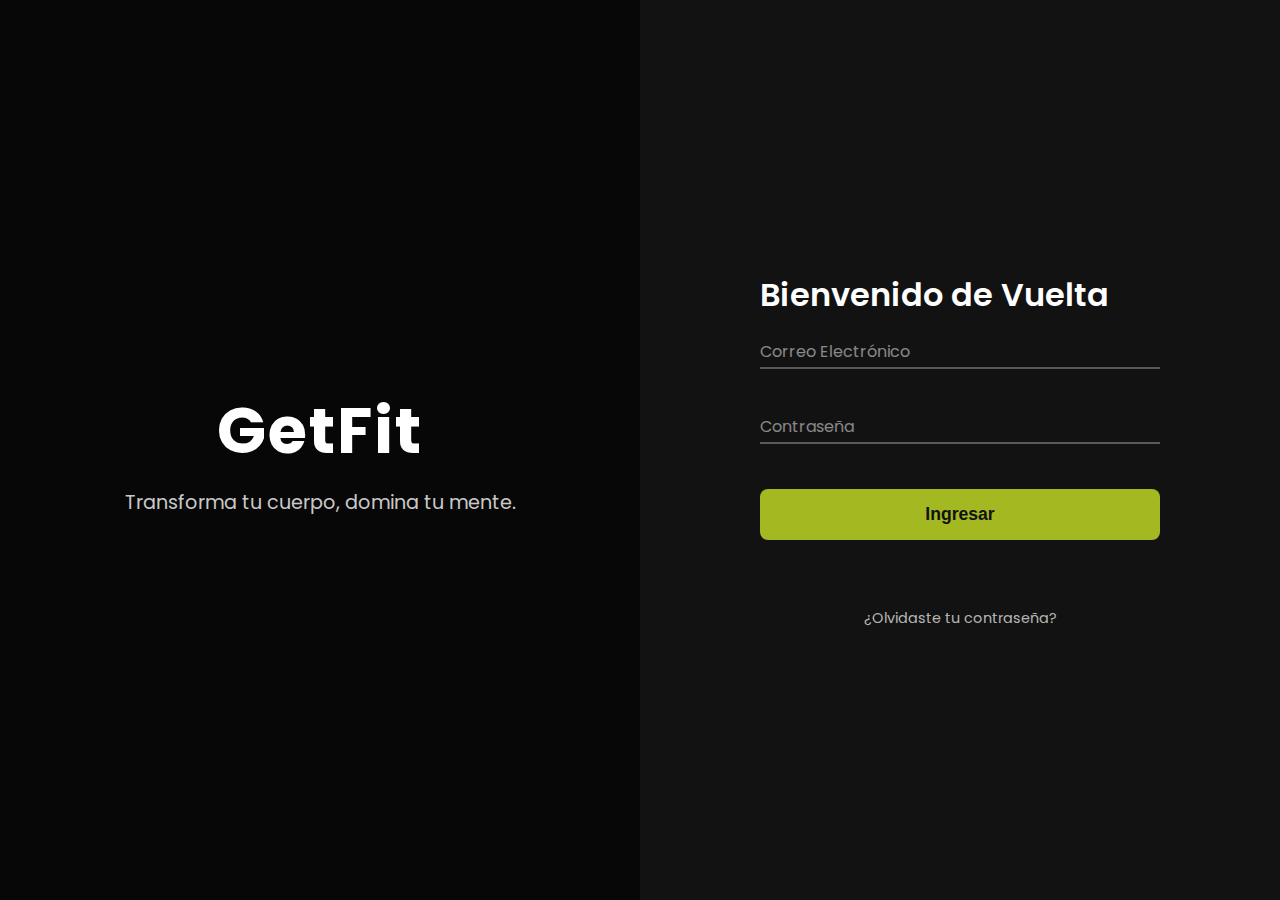
<file: frontend/index.html>
<!DOCTYPE html>
<html lang="es">

<head>
    <meta charset="UTF-8">
    <meta name="viewport" content="width=device-width, initial-scale=1.0">
    <title>GetFit - Iniciar Sesión</title>
    <link rel="preconnect" href="https://fonts.googleapis.com">
    <link rel="preconnect" href="https://fonts.gstatic.com" crossorigin>
    <link href="https://fonts.googleapis.com/css2?family=Poppins:wght@400;500;600;700&display=swap" rel="stylesheet">
    <link rel="stylesheet" href="assets/css/auth.css">
</head>

<body>
    <div class="auth-container">
        <div class="branding-panel">
            <div class="branding-content">
                <h1>GetFit</h1>
                <p>Transforma tu cuerpo, domina tu mente.</p>
            </div>
        </div>

        <div class="form-panel">
            <div class="form-box-wrapper">
                
                <div class="form-box" id="loginBox">
                    <h2>Bienvenido de Vuelta</h2>
                    <form id="loginForm">
                        <div class="input-group">
                            <input type="email" id="email" name="email" required placeholder=" ">
                            <label for="email">Correo Electrónico</label>
                        </div>
                        <div class="input-group">
                            <input type="password" id="password" name="password" required placeholder=" ">
                            <label for="password">Contraseña</label>
                        </div>
                        <button type="submit" class="auth-btn">Ingresar</button>
                        <div id="loginMsg" class="message"></div>
                    </form>
                    <div class="extra-links">
                        <a href="#" id="forgotPassword">¿Olvidaste tu contraseña?</a>
                    </div>
                </div>

                <div class="form-box" id="forgotPasswordBox" style="display: none;">
                    <h2>Recuperar Contraseña</h2>
                    <p class="recovery-text">Ingresa tu correo para recibir un enlace de recuperación.</p>
                    <form id="forgotPasswordForm">
                        <div class="input-group">
                            <input type="email" id="recovery-email" name="email" required placeholder=" ">
                            <label for="recovery-email">Correo Electrónico</label>
                        </div>
                        <button type="submit" class="auth-btn">Enviar Enlace</button>
                        <div id="recoveryMsg" class="message"></div>
                    </form>
                    <div class="extra-links">
                        <a href="#" id="backToLogin">← Volver a Iniciar Sesión</a>
                    </div>
                </div>

            </div>
        </div>
    </div>

    <script type="module" src="js/api.js"></script>
    <script type="module" src="js/auth.js"></script>
    <script type="module">
        import { getToken, validateToken } from './js/api.js';
        (async () => {
            try {
                if (getToken() && await validateToken()) {
                    console.log('Sesión activa encontrada. Redirigiendo...');
                    window.location.href = 'dashboard.html';
                }
            } catch (error) {
                console.error('No se pudo validar el token.');
            }
        })();
    </script>
</body>
</html>
</file>
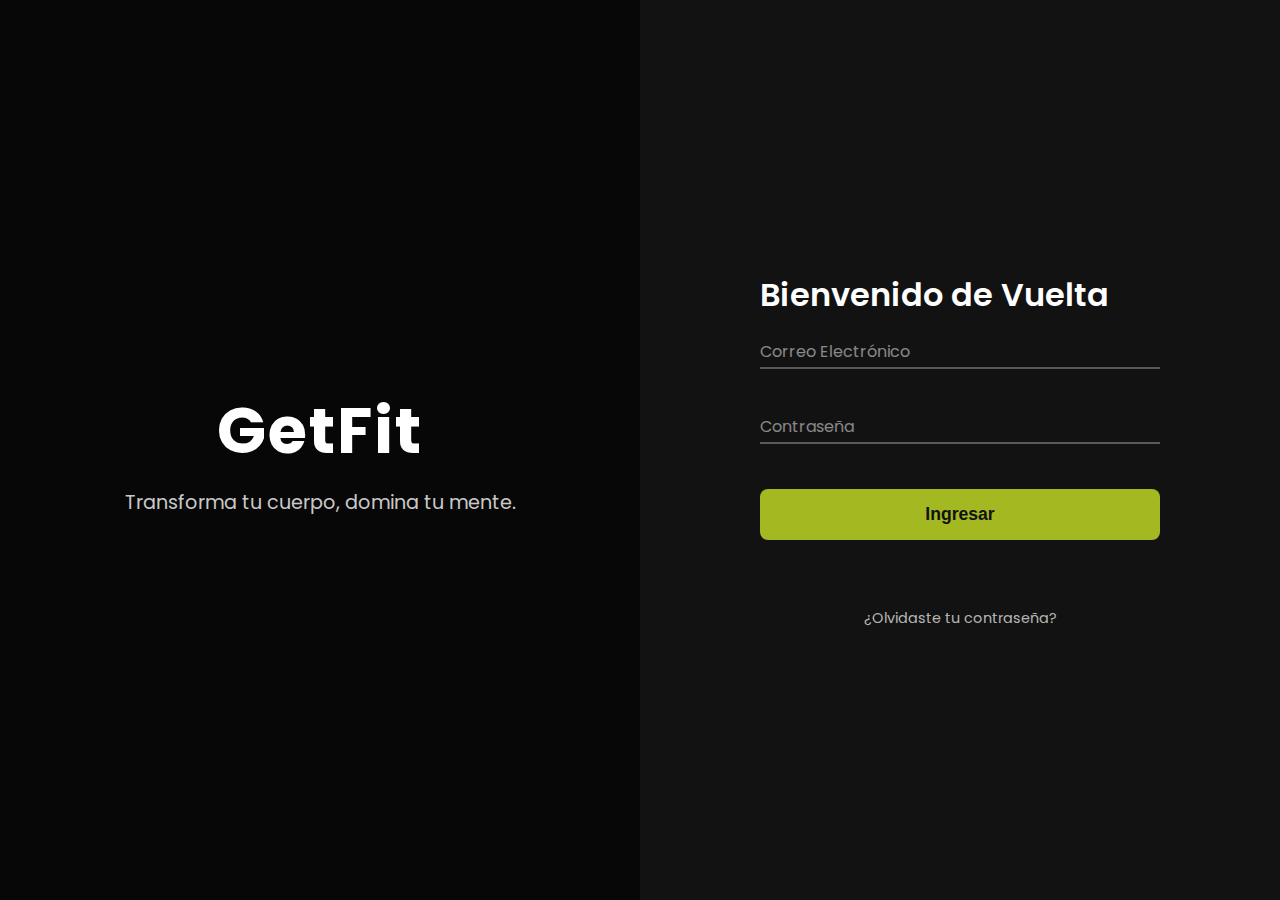
<file: frontend/asistencia.html>
<!doctype html>
<html lang="es">
<head>
  <meta charset="utf-8" />
  <title>Asistencias - GET FIT</title>
  <meta name="viewport" content="width=device-width, initial-scale=1" />
  <link rel="preconnect" href="https://fonts.googleapis.com">
  <link rel="preconnect" href="https://fonts.gstatic.com" crossorigin>
  <link href="https://fonts.googleapis.com/css2?family=Poppins:wght@400;500;700;800&display=swap" rel="stylesheet">
  <link rel="icon" type="image/x-icon" href="assets/favicon.ico">
  <link rel="stylesheet" href="assets/css/asistencia.css">
  <link rel="stylesheet" href="assets/css/dashboard.css">
</head>
<body>

  <div class="app-layout">
    <!-- BARRA LATERAL REDISEÑADA -->
    <aside class="sidebar">
      <div>
        <div class="sidebar-header">
          <!-- Icono del Logo -->
          <svg class="logo-icon" xmlns="http://www.w3.org/2000/svg" viewBox="0 0 24 24" fill="none" stroke="currentColor" stroke-width="2" stroke-linecap="round" stroke-linejoin="round">
            <path d="M2 12h2" stroke="var(--brand-green)"></path><path d="M20 12h2" stroke="var(--brand-green)"></path><path d="M6 12h12" stroke="var(--brand-green)"></path><path d="M6 12v-2a2 2 0 0 1 2-2h8a2 2 0 0 1 2 2v2" stroke="var(--brand-green)"></path><path d="M6 12v2a2 2 0 0 0 2 2h8a2 2 0 0 0 2-2v-2" stroke="var(--brand-green)"></path>
          </svg>
          <a href="dashboard.html"><span class="logo-text">GET FIT</span></a>
        </div>
        <nav class="sidebar-nav">
          <!-- Enlace Clientes -->
          <a href="clientes.html" class="nav-link">
            <svg xmlns="http://www.w3.org/2000/svg" width="24" height="24" viewBox="0 0 24 24" fill="none" stroke="currentColor" stroke-width="2" stroke-linecap="round" stroke-linejoin="round"><path d="M16 21v-2a4 4 0 0 0-4-4H6a4 4 0 0 0-4 4v2"/><circle cx="9" cy="7" r="4"/><path d="M22 21v-2a4 4 0 0 0-3-3.87"/><path d="M16 3.13a4 4 0 0 1 0 7.75"/></svg>
            <span class="link-text">Clientes</span>
          </a>
          <!-- Enlace Pagos -->
          <a href="pagos.html" class="nav-link">
            <svg xmlns="http://www.w3.org/2000/svg" width="24" height="24" viewBox="0 0 24 24" fill="none" stroke="currentColor" stroke-width="2" stroke-linecap="round" stroke-linejoin="round"><rect width="20" height="14" x="2" y="5" rx="2"/><line x1="2" x2="22" y1="10" y2="10"/></svg>
            <span class="link-text">Pagos</span>
          </a>
          <!-- Enlace Membresías -->
          <a href="membresias.html" class="nav-link">
            <svg xmlns="http://www.w3.org/2000/svg" width="24" height="24" viewBox="0 0 24 24" fill="none" stroke="currentColor" stroke-width="2" stroke-linecap="round" stroke-linejoin="round"><path d="M3.5 3.5a2.12 2.12 0 0 1 3 0L12 8.5l5.5-5.5a2.12 2.12 0 0 1 3 0c.94.94.94 2.46 0 3.4L12 15l-8.5-8.5c-.94-.94-.94-2.46 0-3.4Z"/><path d="m12 15 8.5 8.5"/><path d="M12 15 3.5 23.5"/></svg>
            <span class="link-text">Membresías</span>
          </a>
          <!-- Enlace Asistencias (Activo) -->
          <a href="asistencia.html" class="nav-link active">
            <svg xmlns="http://www.w3.org/2000/svg" width="24" height="24" viewBox="0 0 24 24" fill="none" stroke="currentColor" stroke-width="2" stroke-linecap="round" stroke-linejoin="round"><path d="M8 2v4"/><path d="M16 2v4"/><rect width="18" height="18" x="3" y="4" rx="2"/><path d="m9 14 2 2 4-4"/></svg>
            <span class="link-text">Asistencias</span>
          </a>
          <!-- Enlace Reportes -->
          <a href="reportes.html" class="nav-link">
            <svg xmlns="http://www.w3.org/2000/svg" width="24" height="24" viewBox="0 0 24 24" fill="none" stroke="currentColor" stroke-width="2" stroke-linecap="round" stroke-linejoin="round"><path d="M3 3v18h18"/><path d="m19 9-5 5-4-4-3 3"/></svg>
            <span class="link-text">Reportes</span>
          </a>
        </nav>
      </div>
      <div class="sidebar-footer">
        <!-- Enlace Salir -->
        <a href="#" id="btnSalir" class="nav-link">
          <svg xmlns="http://www.w3.org/2000/svg" width="24" height="24" viewBox="0 0 24 24" fill="none" stroke="currentColor" stroke-width="2" stroke-linecap="round" stroke-linejoin="round"><path d="M9 21H5a2 2 0 0 1-2-2V5a2 2 0 0 1 2-2h4"/><polyline points="16 17 21 12 16 7"/><line x1="21" x2="9" y1="12" y2="12"/></svg>
          <span class="link-text">Salir</span>
        </a>
      </div>
    </aside>

    <!-- CONTENIDO PRINCIPAL -->
    <main class="main-content">
      <h1>Asistencias</h1>
      <p class="muted">Marca entrada/salida y revisa el historial.</p>

      <!-- Resumen de asistencias (tarjetas) -->
      <section id="asistResumenHost" class="shortcuts" style="margin-bottom:1rem">
        <!-- Cargado dinámicamente -->
      </section>
      <section class="card">
        <h3>Marcar entrada</h3>
        <form id="formEntrada" class="asi">
          <div class="client-selectors">
            <div>
              <label for="selClienteNombre">Buscar por nombre</label>
              <div class="search-with-icon">
                <input id="selNombreSearch" type="text" placeholder="Escribe nombre para buscar..." />
              </div>
              <select id="selClienteNombre">
                <option value="">Cargando clientes...</option>
              </select>
            </div>
            <div>
              <label for="selClienteDNI">Buscar por DNI</label>
              <div class="search-with-icon">
                <input id="selDNISearch" type="text" placeholder="Escribe DNI o nombre..." />
              </div>
              <select id="selClienteDNI">
                <option value="">Cargando clientes...</option>
              </select>
            </div>
          </div>
          <div style="align-self:end; margin-top: 1rem;">
            <button type="submit" class="btn primary">Marcar entrada ahora</button>
          </div>
        </form>
        <div id="msg" class="muted" style="margin-top:.5rem"></div>
      </section>
      <section class="card">
        <h3>Historial de Asistencias</h3>
        <div class="filter-bar">
          <div class="filter-inputs">
            <div class="input-with-icon">
              <svg xmlns="http://www.w3.org/2000/svg" width="16" height="16" fill="currentColor" class="icon" viewBox="0 0 16 16"><path d="M11.742 10.344a6.5 6.5 0 1 0-1.397 1.398h-.001c.03.04.062.078.098.115l3.85 3.85a1 1 0 0 0 1.415-1.414l-3.85-3.85a1.007 1.007 0 0 0-.115-.1zM12 6.5a5.5 5.5 0 1 1-11 0 5.5 5.5 0 0 1 11 0z"/></svg>
              <input id="filtroNombre" type="text" placeholder="Buscar por nombre/documento" />
            </div>
            <input id="filtroFecha" type="date" />
            <label><input id="soloAbiertas" type="checkbox" /> Solo abiertas</label>
          </div>
          <div class="filter-buttons">
            <button id="btnBuscar" class="btn primary">Filtrar</button>
            <button id="btnLimpiar" class="btn">Limpiar</button>
          </div>
        </div>
        <div class="table-container">
          <table>
            <thead><tr><th>ID</th><th>Cliente</th><th>DNI</th><th>Fecha</th><th>Entrada</th><th>Salida</th><th>Acciones</th></tr></thead>
            <tbody id="rows"><tr><td colspan="7" style="text-align:center; padding: 2rem;">Cargando...</td></tr></tbody>
          </table>
        </div>
        <div class="pagination-controls">
          <button id="btnPrev" class="btn">Anterior</button>
          <span id="pageInfo">Página 1 de 1</span>
          <button id="btnNext" class="btn">Siguiente</button>
        </div>
        </section>
      </section>
    </main>
  </div>

  <script type="module" src="js/asistencia.js"></script>
</body>
</html>
</file>
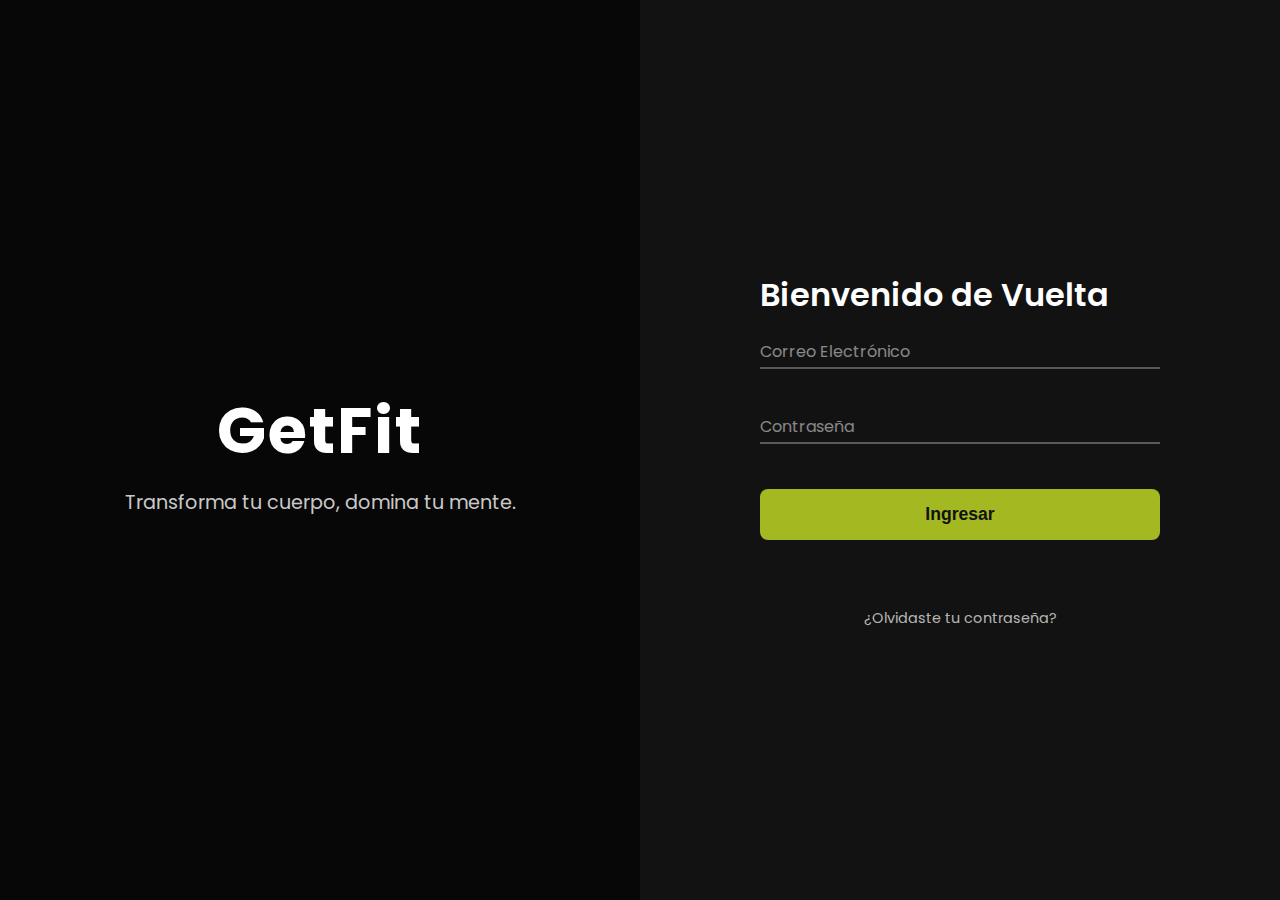
<file: frontend/clientes.html>
<!doctype html>
<html lang="es">
<head>
  <meta charset="utf-8" />
  <title>Clientes - GET FIT</title>
  <meta name="viewport" content="width=device-width, initial-scale=1" />
  
  <link rel="preconnect" href="https://fonts.googleapis.com">
  <link rel="preconnect" href="https://fonts.gstatic.com" crossorigin>
  <link href="https://fonts.googleapis.com/css2?family=Montserrat:wght@400;500;600;700&display=swap" rel="stylesheet">
  <link rel="icon" type="image/x-icon" href="assets/favicon.ico">
  <link rel="stylesheet" href="assets/css/styles.css" />
  <link rel="stylesheet" href="assets/css/cliente.css" />
  <link rel="stylesheet" href="assets/css/dashboard.css" />
</head>
<body>

  <div class="app-layout">
    <!-- BARRA LATERAL -->
    <aside class="sidebar">
      <div>
        <div class="sidebar-header">
          <!-- Icono del Logo -->
          <svg class="logo-icon" xmlns="http://www.w3.org/2000/svg" viewBox="0 0 24 24" fill="none" stroke="currentColor" stroke-width="2" stroke-linecap="round" stroke-linejoin="round">
            <path d="M2 12h2" stroke="var(--brand-green)"></path><path d="M20 12h2" stroke="var(--brand-green)"></path><path d="M6 12h12" stroke="var(--brand-green)"></path><path d="M6 12v-2a2 2 0 0 1 2-2h8a2 2 0 0 1 2 2v2" stroke="var(--brand-green)"></path><path d="M6 12v2a2 2 0 0 0 2 2h8a2 2 0 0 0 2-2v-2" stroke="var(--brand-green)"></path>
          </svg>
          <a href="dashboard.html"><span class="logo-text">GET FIT</span></a>
        </div>
        <nav class="sidebar-nav">
          <!-- Enlace Clientes (Activo) -->
          <a href="clientes.html" class="nav-link active">
            <svg xmlns="http://www.w3.org/2000/svg" width="24" height="24" viewBox="0 0 24 24" fill="none" stroke="currentColor" stroke-width="2" stroke-linecap="round" stroke-linejoin="round"><path d="M16 21v-2a4 4 0 0 0-4-4H6a4 4 0 0 0-4 4v2"/><circle cx="9" cy="7" r="4"/><path d="M22 21v-2a4 4 0 0 0-3-3.87"/><path d="M16 3.13a4 4 0 0 1 0 7.75"/></svg>
            <span class="link-text">Clientes</span>
          </a>
          <!-- Enlace Pagos -->
          <a href="pagos.html" class="nav-link">
            <svg xmlns="http://www.w3.org/2000/svg" width="24" height="24" viewBox="0 0 24 24" fill="none" stroke="currentColor" stroke-width="2" stroke-linecap="round" stroke-linejoin="round"><rect width="20" height="14" x="2" y="5" rx="2"/><line x1="2" x2="22" y1="10" y2="10"/></svg>
            <span class="link-text">Pagos</span>
          </a>
          <!-- Enlace Membresías -->
          <a href="membresias.html" class="nav-link">
            <svg xmlns="http://www.w3.org/2000/svg" width="24" height="24" viewBox="0 0 24 24" fill="none" stroke="currentColor" stroke-width="2" stroke-linecap="round" stroke-linejoin="round"><path d="M3.5 3.5a2.12 2.12 0 0 1 3 0L12 8.5l5.5-5.5a2.12 2.12 0 0 1 3 0c.94.94.94 2.46 0 3.4L12 15l-8.5-8.5c-.94-.94-.94-2.46 0-3.4Z"/><path d="m12 15 8.5 8.5"/><path d="M12 15 3.5 23.5"/></svg>
            <span class="link-text">Membresías</span>
          </a>
          <!-- Enlace Asistencias -->
          <a href="asistencia.html" class="nav-link">
            <svg xmlns="http://www.w3.org/2000/svg" width="24" height="24" viewBox="0 0 24 24" fill="none" stroke="currentColor" stroke-width="2" stroke-linecap="round" stroke-linejoin="round"><path d="M8 2v4"/><path d="M16 2v4"/><rect width="18" height="18" x="3" y="4" rx="2"/><path d="m9 14 2 2 4-4"/></svg>
            <span class="link-text">Asistencias</span>
          </a>
          <!-- Enlace Reportes -->
          <a href="reportes.html" class="nav-link">
            <svg xmlns="http://www.w3.org/2000/svg" width="24" height="24" viewBox="0 0 24 24" fill="none" stroke="currentColor" stroke-width="2" stroke-linecap="round" stroke-linejoin="round"><path d="M3 3v18h18"/><path d="m19 9-5 5-4-4-3 3"/></svg>
            <span class="link-text">Reportes</span>
          </a>
        </nav>
      </div>
            <div class="sidebar-footer">
        <a href="#" id="btnSalir" class="nav-link">
          <svg xmlns="http://www.w3.org/2000/svg" width="24" height="24" viewBox="0 0 24 24" fill="none" stroke="currentColor" stroke-width="2" stroke-linecap="round" stroke-linejoin="round"><path d="M9 21H5a2 2 0 0 1-2-2V5a2 2 0 0 1 2-2h4"/><polyline points="16 17 21 12 16 7"/><line x1="21" x2="9" y1="12" y2="12"/></svg>
          <span class="link-text">Salir</span>
        </a>
      </div>
    </aside>

    <!-- CONTENIDO PRINCIPAL -->
    <main class="main-content">
      <div class="filter-bar">
          <h1>Clientes</h1>
          <div class="filter-buttons">
              <button id="btnNuevo" class="btn primary">Nuevo Cliente</button>
          </div>
      </div>
      <!-- Resumen de clientes (KPI cards) -->
      <section id="clientesSummary" class="card" style="margin-bottom:1rem;">
        <div id="clientesSummaryHost" class="shortcuts">
          <!-- Cards se renderizan desde JS -->
          <div class="shortcut">Cargando resumen...</div>
        </div>
      </section>
      <p id="meta" class="muted"></p>

      <section class="card">
        <div class="filter-bar">
          <div class="filter-inputs">
            <div class="input-with-icon">
              <svg class="icon" xmlns="http://www.w3.org/2000/svg" width="16" height="16" fill="currentColor" viewBox="0 0 16 16"><path d="M11.742...z"/></svg>
              <input id="q" placeholder="Buscar por nombre o documento..." />
            </div>
          </div>
          <div class="filter-buttons">
            <button id="btnBuscar" class="btn">Buscar</button>
          </div>
        </div>

        <table>
          <thead>
            <tr>
              <th>ID</th><th>Documento</th><th>Nombre</th><th>Correo</th><th>Teléfono</th><th>Membresía</th><th>Acciones</th>
            </tr>
          </thead>
          <tbody id="rows">
            <tr><td colspan="7" style="text-align:center; padding: 2rem;">Cargando...</td></tr>
          </tbody>
        </table>

        <div class="pagination-controls">
          <span id="pageInfo" class="muted"></span>
          <div>
            <button id="prev" class="btn">« Anterior</button>
            <button id="next" class="btn">Siguiente »</button>
          </div>
        </div>
      </section>
    </main>
  </div>

  <!-- VENTANA MODAL PARA AGREGAR/EDITAR CLIENTE -->
  <div id="clientModal" class="modal-overlay">
    <div class="modal-container">
      <div class="modal-header">
        <h3 id="modalTitle">Nuevo Cliente</h3>
      </div>
      <form id="clientForm">
        <input type="hidden" id="id_cliente">
        <div class="modal-form-grid">
          <div class="full-width">
            <label for="nombre">Nombre</label>
            <input type="text" id="nombre" required>
          </div>
          <div>
            <label for="apellido_paterno">Apellido Paterno</label>
            <input type="text" id="apellido_paterno" required>
          </div>
          <div>
            <label for="apellido_materno">Apellido Materno</label>
            <input type="text" id="apellido_materno" required>
          </div>
          <div>
            <label for="tipo_documento">Tipo de Documento</label>
            <select id="tipo_documento" required>
              <option value="DNI">DNI</option>
              <option value="C.E.">Carnet de Extranjería</option>
              <option value="Pasaporte">Pasaporte</option>
            </select>
          </div>
          <div>
            <label for="numero_documento">Número de Documento</label>
            <input type="text" id="numero_documento" required>
          </div>
          <div class="full-width">
            <label for="correo">Correo Electrónico</label>
            <input type="email" id="correo">
          </div>
          <div class="full-width">
            <label for="telefono">Teléfono</label>
            <input type="text" id="telefono">
          </div>
          <div class="full-width">
            <label for="id_membresia">Membresía (Opcional)</label>
            <select id="id_membresia">
              <option value="">Ninguna</option>
              <!-- Opciones de membresía se cargarán aquí -->
            </select>
          </div>
        </div>
        <div class="modal-footer">
          <button id="btnCancel" type="button" class="btn">Cancelar</button>
          <button id="btnSave" type="submit" class="btn primary">Guardar</button>
        </div>
      </form>
    </div>
  </div>

  <script type="module" src="js/clientes.js"></script>
</body>
</html>
</file>
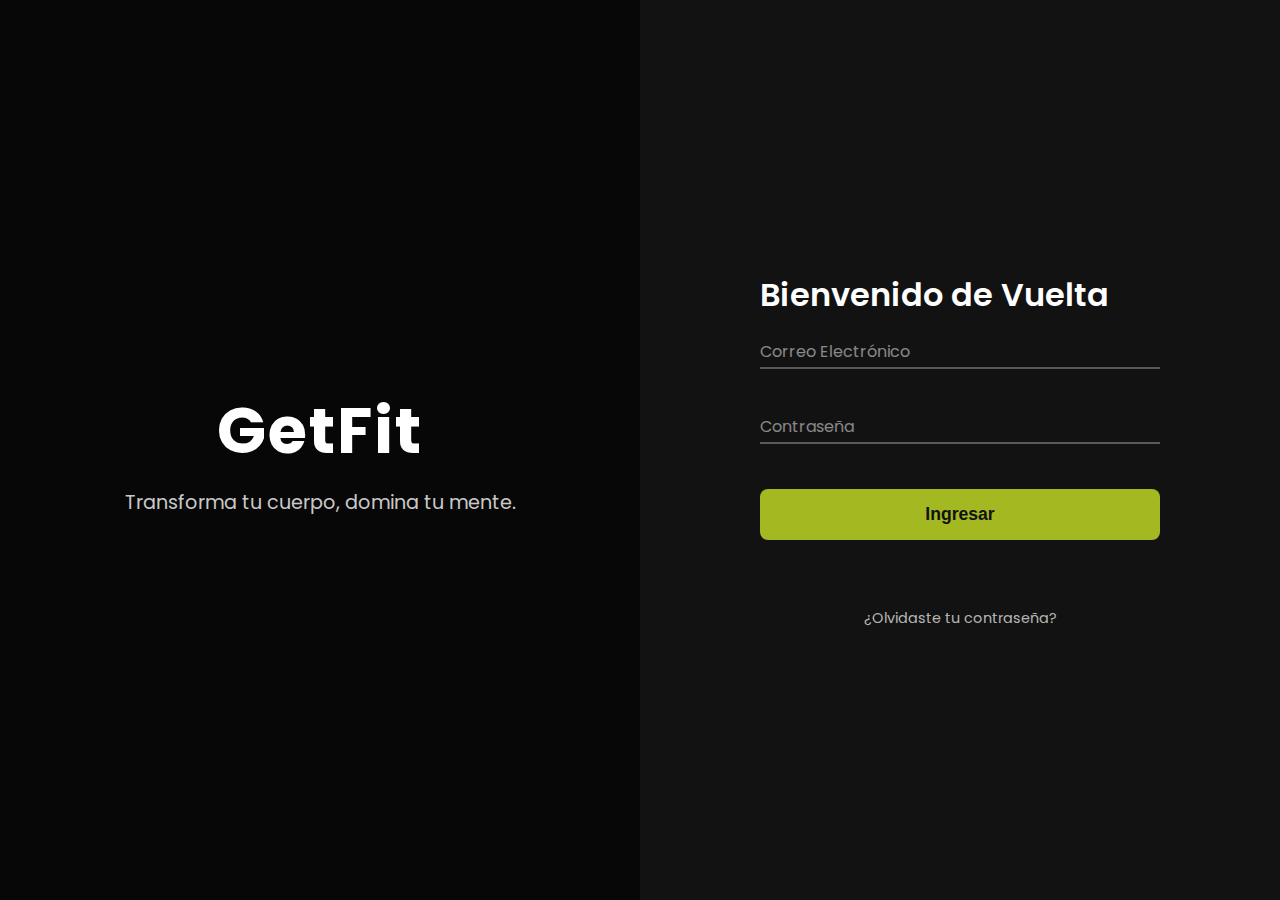
<file: frontend/dashboard.html>
<!doctype html>
<html lang="es">
<head>
    <meta charset="utf-8" />
    <title>Dashboard - GET FIT</title>
    <meta name="viewport" content="width=device-width, initial-scale=1" />
    <link rel="preconnect" href="https://fonts.googleapis.com">
    <link rel="preconnect" href="https://fonts.gstatic.com" crossorigin>
    <link href="https://fonts.googleapis.com/css2?family=Montserrat:wght@400;500;600;700&display=swap" rel="stylesheet">
    <link rel="icon" type="image/x-icon" href="assets/favicon.ico">
    <link rel="stylesheet" href="assets/css/styles.css" />
    <link rel="stylesheet" href="assets/css/dashboard.css" />
</head>
<body>
    <div class="app-layout">
        <aside class="sidebar">
            <div>
                <div class="sidebar-header">
                    <svg class="logo-icon" xmlns="http://www.w3.org/2000/svg" viewBox="0 0 24 24" fill="none" stroke="currentColor" stroke-width="2" stroke-linecap="round" stroke-linejoin="round">
                        <path d="M2 12h2" stroke="var(--brand-green)"></path><path d="M20 12h2" stroke="var(--brand-green)"></path><path d="M6 12h12" stroke="var(--brand-green)"></path><path d="M6 12v-2a2 2 0 0 1 2-2h8a2 2 0 0 1 2 2v2" stroke="var(--brand-green)"></path><path d="M6 12v2a2 2 0 0 0 2 2h8a2 2 0 0 0 2-2v-2" stroke="var(--brand-green)"></path>
                    </svg>
                    <a href="dashboard.html"><span class="logo-text">GET FIT</span></a>
                </div>
                <nav class="sidebar-nav">
                    <a href="clientes.html" class="nav-link">
                        <svg xmlns="http://www.w3.org/2000/svg" width="24" height="24" viewBox="0 0 24 24" fill="none" stroke="currentColor" stroke-width="2" stroke-linecap="round" stroke-linejoin="round"><path d="M16 21v-2a4 4 0 0 0-4-4H6a4 4 0 0 0-4 4v2"/><circle cx="9" cy="7" r="4"/><path d="M22 21v-2a4 4 0 0 0-3-3.87"/><path d="M16 3.13a4 4 0 0 1 0 7.75"/></svg>
                        <span class="link-text">Clientes</span>
                    </a>
                    <a href="pagos.html" class="nav-link">
                        <svg xmlns="http://www.w3.org/2000/svg" width="24" height="24" viewBox="0 0 24 24" fill="none" stroke="currentColor" stroke-width="2" stroke-linecap="round" stroke-linejoin="round"><rect width="20" height="14" x="2" y="5" rx="2"/><line x1="2" x2="22" y1="10" y2="10"/></svg>
                        <span class="link-text">Pagos</span>
                    </a>
                    <a href="membresias.html" class="nav-link">
                        <svg xmlns="http://www.w3.org/2000/svg" width="24" height="24" viewBox="0 0 24 24" fill="none" stroke="currentColor" stroke-width="2" stroke-linecap="round" stroke-linejoin="round"><path d="M3.5 3.5a2.12 2.12 0 0 1 3 0L12 8.5l5.5-5.5a2.12 2.12 0 0 1 3 0c.94.94.94 2.46 0 3.4L12 15l-8.5-8.5c-.94-.94-.94-2.46 0-3.4Z"/><path d="m12 15 8.5 8.5"/><path d="M12 15 3.5 23.5"/></svg>
                        <span class="link-text">Membresías</span>
                    </a>
                    <a href="asistencia.html" class="nav-link">
                        <svg xmlns="http://www.w3.org/2000/svg" width="24" height="24" viewBox="0 0 24 24" fill="none" stroke="currentColor" stroke-width="2" stroke-linecap="round" stroke-linejoin="round"><path d="M8 2v4"/><path d="M16 2v4"/><rect width="18" height="18" x="3" y="4" rx="2"/><path d="m9 14 2 2 4-4"/></svg>
                        <span class="link-text">Asistencias</span>
                    </a>
                    <a href="reportes.html" class="nav-link">
                        <svg xmlns="http://www.w3.org/2000/svg" width="24" height="24" viewBox="0 0 24 24" fill="none" stroke="currentColor" stroke-width="2" stroke-linecap="round" stroke-linejoin="round"><path d="M3 3v18h18"/><path d="m19 9-5 5-4-4-3 3"/></svg>
                        <span class="link-text">Reportes</span>
                    </a>
                </nav>
            </div>
            <div class="sidebar-footer">
                <a href="#" id="btnSalir" class="nav-link">
                    <svg xmlns="http://www.w3.org/2000/svg" width="24" height="24" viewBox="0 0 24 24" fill="none" stroke="currentColor" stroke-width="2" stroke-linecap="round" stroke-linejoin="round"><path d="M9 21H5a2 2 0 0 1-2-2V5a2 2 0 0 1 2-2h4"/><polyline points="16 17 21 12 16 7"/><line x1="21" x2="9" y1="12" y2="12"/></svg>
                    <span class="link-text">Salir</span>
                </a>
            </div>
        </aside>

        <main class="main-content">
            <div class="filter-bar">
                <h1><span class="page-icon" aria-hidden="true">
                    <svg width="20" height="20" viewBox="0 0 24 24" fill="none" stroke="currentColor" stroke-width="1.8"><path d="M3 12h18"/><path d="M12 3v18"/></svg>
                </span>Inicio</h1>
                <div class="filter-buttons">
                    <a href="clientes.html" class="top-link">Clientes</a>
                    <a href="pagos.html" class="top-link">Pagos</a>
                    <a href="membresias.html" class="top-link">Membresías</a>
                </div>
            </div>

                    <section class="card kpis">
                        <div class="kpi-grid">
                            <div class="kpi">
                                <div class="kpi-icon"> 
                                    <!-- dinero -->
                                    <svg width="28" height="28" viewBox="0 0 24 24" fill="none" stroke="currentColor" stroke-width="1.5"><path d="M12 1v22"/><rect x="2" y="4" width="20" height="16" rx="2"/></svg>
                                </div>
                                <div>
                                    <div class="kpi-value" id="kpiIngresos">Cargando...</div>
                                    <div class="kpi-label">Ingresos mes</div>
                                </div>
                            </div>
                            <div class="kpi">
                                <div class="kpi-icon">
                                    <!-- usuarios -->
                                    <svg width="28" height="28" viewBox="0 0 24 24" fill="none" stroke="currentColor" stroke-width="1.5"><path d="M20 21v-2a4 4 0 0 0-3-3.87"/><path d="M4 21v-2a4 4 0 0 1 3-3.87"/><circle cx="12" cy="7" r="4"/></svg>
                                </div>
                                <div>
                                    <div class="kpi-value" id="kpiClientes">Cargando...</div>
                                    <div class="kpi-label">Clientes activos</div>
                                </div>
                            </div>
                            <div class="kpi">
                                <div class="kpi-icon">
                                    <!-- calendario/asistencia -->
                                    <svg width="28" height="28" viewBox="0 0 24 24" fill="none" stroke="currentColor" stroke-width="1.5"><rect x="3" y="4" width="18" height="18" rx="2"/><path d="M16 2v4M8 2v4"/></svg>
                                </div>
                                <div>
                                    <div class="kpi-value" id="kpiAsistencias">Cargando...</div>
                                    <div class="kpi-label">Asistencias (mes)</div>
                                </div>
                            </div>
                            <div class="kpi">
                                <div class="kpi-icon">
                                    <!-- alert pagos -->
                                    <svg width="28" height="28" viewBox="0 0 24 24" fill="none" stroke="currentColor" stroke-width="1.5"><path d="M12 8v4"/><path d="M12 16h.01"/><circle cx="12" cy="12" r="10"/></svg>
                                </div>
                                <div>
                                    <div class="kpi-value" id="kpiPendientes">Cargando...</div>
                                    <div class="kpi-label">Pagos pendientes (S/)</div>
                                </div>
                            </div>
                        </div>
                    </section>
                    <div id="kpiMeta" class="muted small" style="margin: .5rem 0 1rem 0">Última actualización: —</div>

            <section class="card">
                <h3>Notificaciones: Membresías a vencer (7 días)</h3>
                <div id="notificacionesHost">
                    <div class="empty">Cargando…</div>
                </div>
            </section>

            <section class="card">
                <h3>Accesos directos</h3>
                <div class="shortcuts">
                    <a class="shortcut" href="clientes.html">
                        <span class="icon">
                            <svg viewBox="0 0 24 24" width="28" height="28" fill="none" stroke="currentColor" stroke-width="1.6"><path d="M16 21v-2a4 4 0 0 0-4-4H6a4 4 0 0 0-4 4v2"/><circle cx="9" cy="7" r="4"/></svg>
                        </span>
                        <span class="text">Clientes</span>
                    </a>
                    <a class="shortcut" href="pagos.html">
                        <span class="icon">
                            <svg viewBox="0 0 24 24" width="28" height="28" fill="none" stroke="currentColor" stroke-width="1.6"><rect x="2" y="5" width="20" height="14" rx="2"/><line x1="2" x2="22" y1="10" y2="10"/></svg>
                        </span>
                        <span class="text">Registrar Pago</span>
                    </a>
                    <a class="shortcut" href="membresias.html">
                        <span class="icon">
                            <svg viewBox="0 0 24 24" width="28" height="28" fill="none" stroke="currentColor" stroke-width="1.6"><path d="M3.5 3.5a2.12 2.12 0 0 1 3 0L12 8.5l5.5-5.5"/></svg>
                        </span>
                        <span class="text">Membresías</span>
                    </a>
                    <a class="shortcut" href="reportes.html">
                        <span class="icon">
                            <svg viewBox="0 0 24 24" width="28" height="28" fill="none" stroke="currentColor" stroke-width="1.6"><path d="M3 3v18h18"/><path d="m19 9-5 5-4-4-3 3"/></svg>
                        </span>
                        <span class="text">Reportes</span>
                    </a>
                </div>
            </section>
        </main>
    </div>

    <script type="module" src="js/dashboard.js"></script>
</body>
</html>
</file>
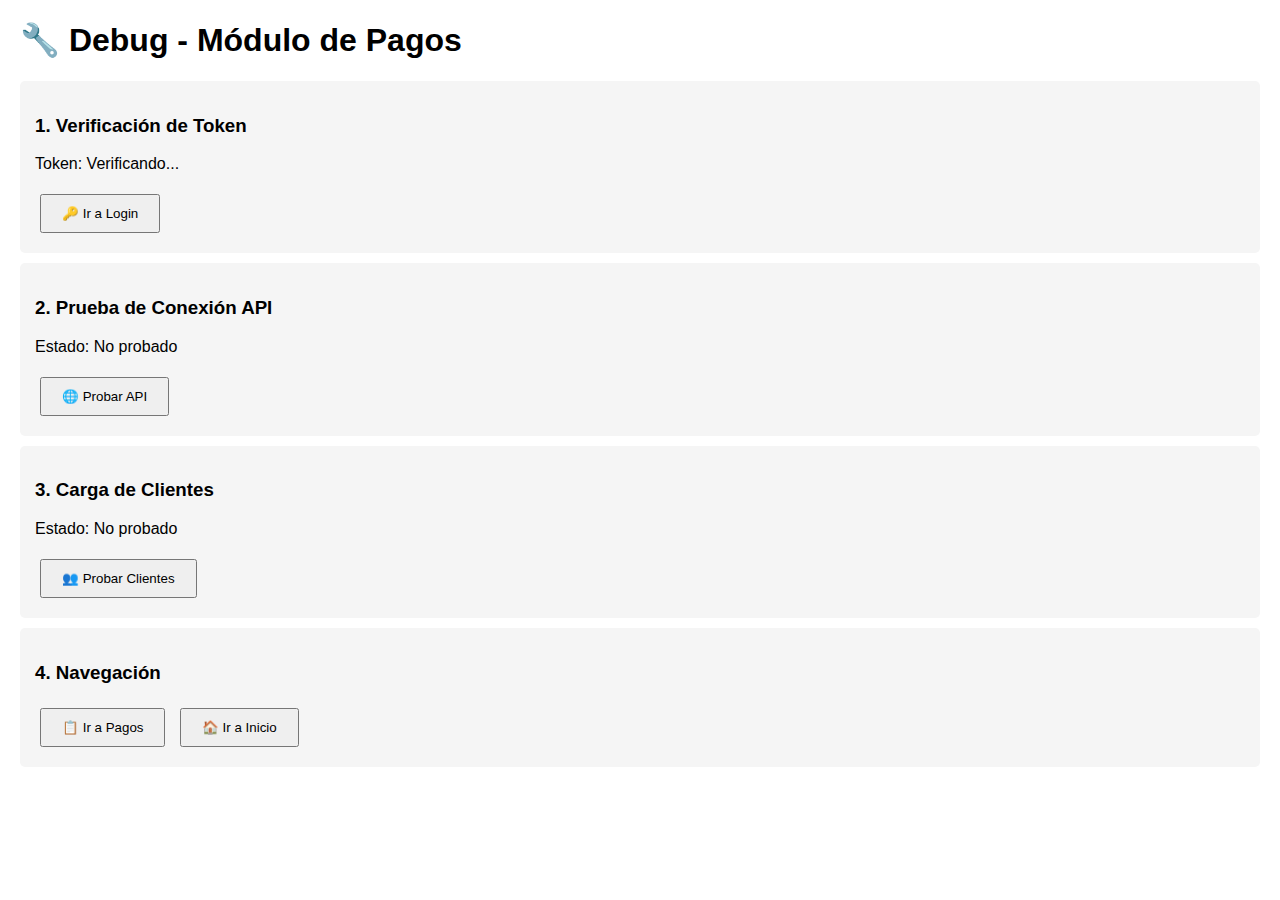
<file: frontend/debug-pagos.html>
<!DOCTYPE html>
<html lang="es">
<head>
    <meta charset="UTF-8">
    <meta name="viewport" content="width=device-width, initial-scale=1.0">
    <title>Debug - Pagos</title>
    <style>
        body { font-family: Arial, sans-serif; margin: 20px; }
        .debug-box { background: #f5f5f5; padding: 15px; margin: 10px 0; border-radius: 5px; }
        .error { background: #fee; border-left: 4px solid #f44; }
        .success { background: #efe; border-left: 4px solid #4f4; }
        button { padding: 10px 20px; margin: 5px; cursor: pointer; }
    </style>
</head>
<body>
    <h1>🔧 Debug - Módulo de Pagos</h1>
    
    <div class="debug-box">
        <h3>1. Verificación de Token</h3>
        <p>Token: <span id="tokenStatus">Verificando...</span></p>
        <button onclick="checkLogin()">🔑 Ir a Login</button>
    </div>
    
    <div class="debug-box">
        <h3>2. Prueba de Conexión API</h3>
        <p>Estado: <span id="apiStatus">No probado</span></p>
        <button onclick="testAPI()">🌐 Probar API</button>
    </div>
    
    <div class="debug-box">
        <h3>3. Carga de Clientes</h3>
        <p>Estado: <span id="clientesStatus">No probado</span></p>
        <button onclick="testClientes()">👥 Probar Clientes</button>
        <div id="clientesList"></div>
    </div>
    
    <div class="debug-box">
        <h3>4. Navegación</h3>
        <button onclick="location.href='pagos.html'">📋 Ir a Pagos</button>
        <button onclick="location.href='index.html'">🏠 Ir a Inicio</button>
    </div>

    <script type="module">
        import { authFetch, setToken, getToken, API_BASE } from './js/api.js';
        
        window.API_BASE = API_BASE;
        window.getToken = getToken;
        window.authFetch = authFetch;
        
        // Verificar token al cargar
        const token = getToken();
        const tokenStatus = document.getElementById('tokenStatus');
        
        if (token) {
            tokenStatus.textContent = '✅ Token presente';
            tokenStatus.className = 'success';
        } else {
            tokenStatus.textContent = '❌ Sin token';
            tokenStatus.className = 'error';
        }
        
        window.checkLogin = () => {
            location.href = 'index.html';
        };
        
        window.testAPI = async () => {
            const status = document.getElementById('apiStatus');
            status.textContent = 'Probando...';
            
            try {
                const response = await fetch(API_BASE + '/health');
                if (response.ok) {
                    status.textContent = '✅ API funcionando';
                    status.className = 'success';
                } else {
                    status.textContent = `❌ API error: ${response.status}`;
                    status.className = 'error';
                }
            } catch (error) {
                status.textContent = `❌ Error conexión: ${error.message}`;
                status.className = 'error';
            }
        };
        
        window.testClientes = async () => {
            const status = document.getElementById('clientesStatus');
            const list = document.getElementById('clientesList');
            
            status.textContent = 'Cargando...';
            list.innerHTML = '';
            
            try {
                const res = await authFetch('/clientes/?size=10');
                const data = await res.json();
                const clientes = Array.isArray(data) ? data : (data.data || []);
                
                status.textContent = `✅ ${clientes.length} clientes encontrados`;
                status.className = 'success';
                
                if (clientes.length > 0) {
                    list.innerHTML = '<ul>' + 
                        clientes.map(c => `<li>${c.nombre_completo} - ${c.numero_documento}</li>`).join('') +
                        '</ul>';
                } else {
                    list.innerHTML = '<p>No hay clientes en la base de datos</p>';
                }
                
            } catch (error) {
                status.textContent = `❌ Error: ${error.message}`;
                status.className = 'error';
                list.innerHTML = `<p>Error: ${error.message}</p>`;
            }
        };
        
        console.log('🔧 Debug page loaded');
        console.log('🌐 API Base:', API_BASE);
        console.log('🔑 Token:', token ? 'Present' : 'Missing');
    </script>
</body>
</html>
</file>
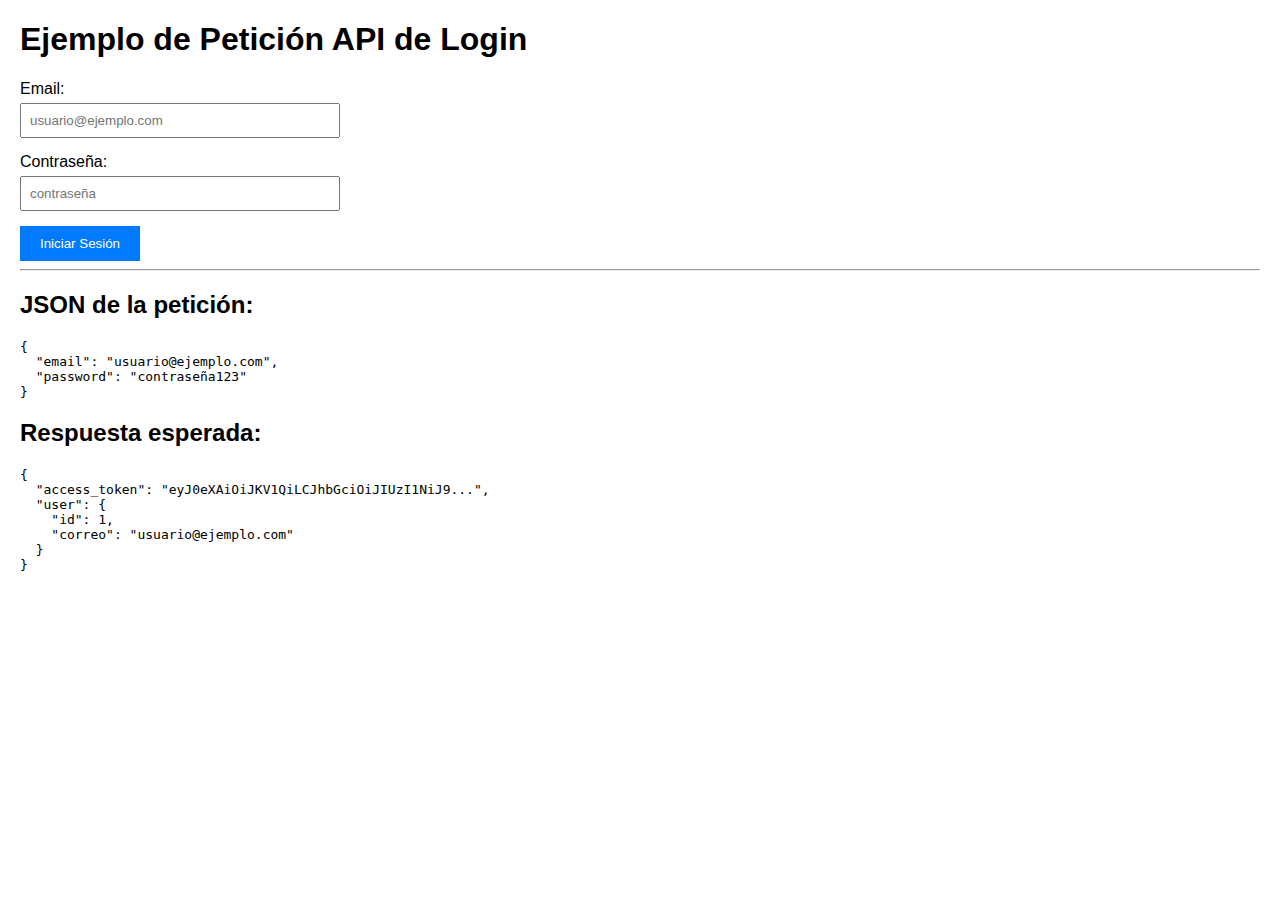
<file: frontend/ejemplo_login.html>
<!DOCTYPE html>
<html lang="es">
<head>
    <meta charset="UTF-8">
    <meta name="viewport" content="width=device-width, initial-scale=1.0">
    <title>Ejemplo de Login API</title>
    <style>
        body { font-family: Arial, sans-serif; margin: 20px; }
        .form-group { margin-bottom: 15px; }
        label { display: block; margin-bottom: 5px; }
        input { width: 300px; padding: 8px; }
        button { padding: 10px 20px; background: #007bff; color: white; border: none; cursor: pointer; }
        .result { margin-top: 20px; padding: 10px; border: 1px solid #ddd; }
        .success { background: #d4edda; border-color: #c3e6cb; }
        .error { background: #f8d7da; border-color: #f5c6cb; }
    </style>
</head>
<body>
    <h1>Ejemplo de Petición API de Login</h1>
    
    <form id="testLoginForm">
        <div class="form-group">
            <label for="email">Email:</label>
            <input type="email" id="email" placeholder="usuario@ejemplo.com" required>
        </div>
        
        <div class="form-group">
            <label for="password">Contraseña:</label>
            <input type="password" id="password" placeholder="contraseña" required>
        </div>
        
        <button type="submit">Iniciar Sesión</button>
    </form>
    
    <div id="result"></div>
    
    <hr>
    
    <h2>JSON de la petición:</h2>
    <pre id="jsonRequest">{
  "email": "usuario@ejemplo.com",
  "password": "contraseña123"
}</pre>
    
    <h2>Respuesta esperada:</h2>
    <pre id="jsonResponse">{
  "access_token": "eyJ0eXAiOiJKV1QiLCJhbGciOiJIUzI1NiJ9...",
  "user": {
    "id": 1,
    "correo": "usuario@ejemplo.com"
  }
}</pre>

    <script type="module">
        import { loginAPI, getToken } from './js/api.js';
        
        const form = document.getElementById('testLoginForm');
        const result = document.getElementById('result');
        const jsonRequest = document.getElementById('jsonRequest');
        
        form.addEventListener('submit', async (e) => {
            e.preventDefault();
            
            const email = document.getElementById('email').value;
            const password = document.getElementById('password').value;
            
            // Mostrar el JSON de la petición
            jsonRequest.textContent = JSON.stringify({
                email: email,
                password: password
            }, null, 2);
            
            result.innerHTML = '<p>Enviando petición...</p>';
            result.className = 'result';
            
            try {
                // Usar la función loginAPI
                const response = await loginAPI(email, password);
                
                if (response.success) {
                    result.innerHTML = `
                        <h3>✅ Login Exitoso</h3>
                        <p><strong>Token:</strong> ${response.token.substring(0, 50)}...</p>
                        <p><strong>Usuario ID:</strong> ${response.user.id}</p>
                        <p><strong>Email:</strong> ${response.user.correo}</p>
                        <p><strong>Token guardado en localStorage:</strong> ${getToken() ? 'Sí' : 'No'}</p>
                    `;
                    result.className = 'result success';
                } else {
                    result.innerHTML = `
                        <h3>❌ Error en Login</h3>
                        <p>${response.message}</p>
                    `;
                    result.className = 'result error';
                }
            } catch (error) {
                result.innerHTML = `
                    <h3>❌ Error de Conexión</h3>
                    <p>${error.message}</p>
                `;
                result.className = 'result error';
            }
        });
        
        // Mostrar si ya hay una sesión activa
        const currentToken = getToken();
        if (currentToken) {
            result.innerHTML = `
                <h3>ℹ️ Sesión Activa</h3>
                <p>Ya tienes una sesión iniciada</p>
                <p><strong>Token:</strong> ${currentToken.substring(0, 50)}...</p>
            `;
            result.className = 'result';
        }
    </script>
</body>
</html>
</file>
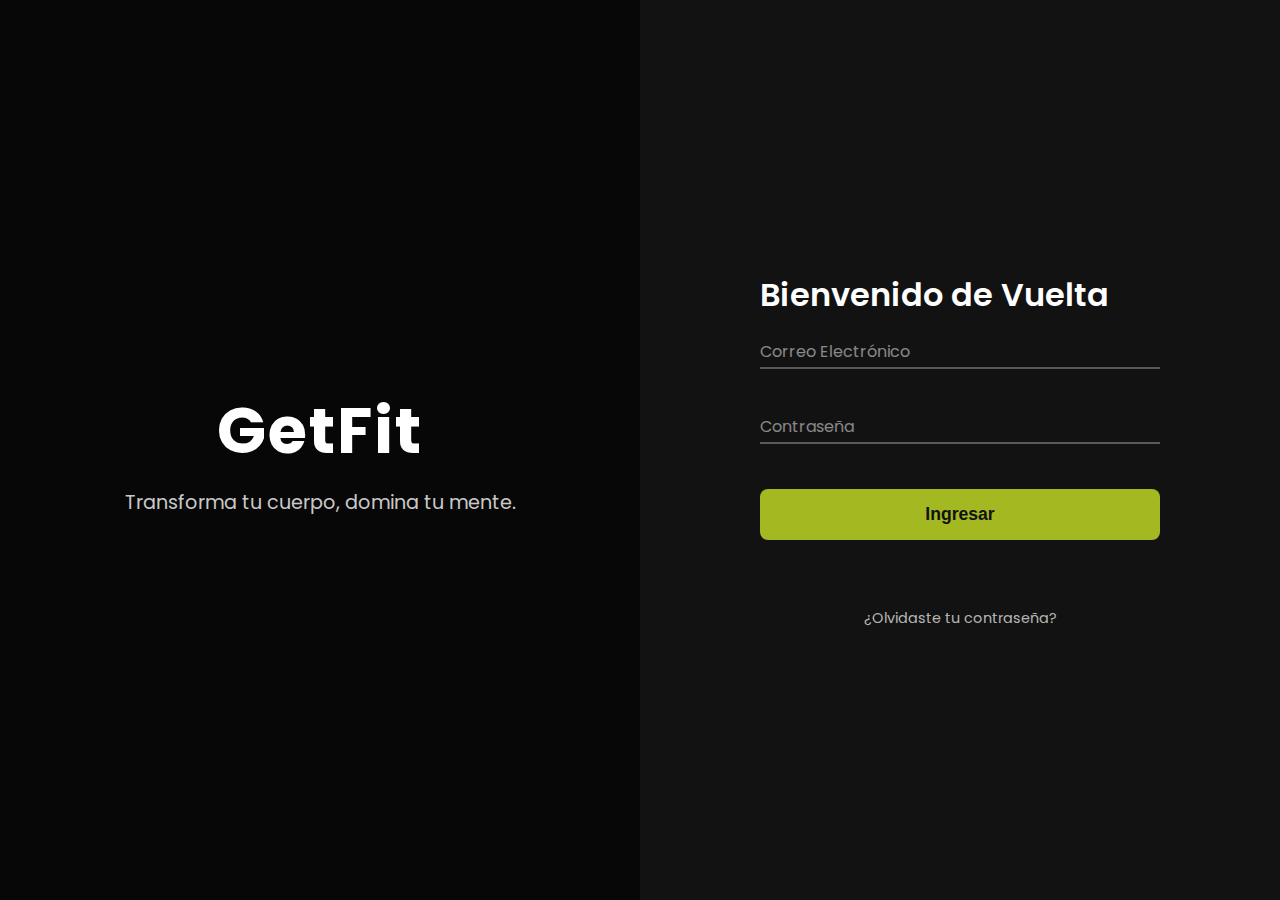
<file: frontend/membresias.html>
<!doctype html>
<html lang="es">
<head>
  <meta charset="utf-8" />
  <title>Membresías - GET FIT</title>
  <meta name="viewport" content="width=device-width, initial-scale=1" />
  <link rel="preconnect" href="https://fonts.googleapis.com">
  <link rel="preconnect" href="https://fonts.gstatic.com" crossorigin>
  <link href="https://fonts.googleapis.com/css2?family=Poppins:wght@400;500;700;800&display=swap" rel="stylesheet">
  <link rel="stylesheet" href="assets/css/membresia.css">
  <link rel="stylesheet" href="assets/css/dashboard.css">
</head>
<body>

  <div class="app-layout">
    <!-- BARRA LATERAL -->
    <aside class="sidebar">
      <div>
        <div class="sidebar-header">
          <svg class="logo-icon" xmlns="http://www.w3.org/2000/svg" viewBox="0 0 24 24" fill="none" stroke="currentColor" stroke-width="2" stroke-linecap="round" stroke-linejoin="round"><path d="M2 12h2" stroke="var(--brand-green)"></path><path d="M20 12h2" stroke="var(--brand-green)"></path><path d="M6 12h12" stroke="var(--brand-green)"></path><path d="M6 12v-2a2 2 0 0 1 2-2h8a2 2 0 0 1 2 2v2" stroke="var(--brand-green)"></path><path d="M6 12v2a2 2 0 0 0 2 2h8a2 2 0 0 0 2-2v-2" stroke="var(--brand-green)"></path></svg>
         <a href="dashboard.html"><span class="logo-text">GET FIT</span></a>
        </div>
        <nav class="sidebar-nav">
          <a href="clientes.html" class="nav-link">
            <svg xmlns="http://www.w3.org/2000/svg" width="24" height="24" viewBox="0 0 24 24" fill="none" stroke="currentColor" stroke-width="2" stroke-linecap="round" stroke-linejoin="round"><path d="M16 21v-2a4 4 0 0 0-4-4H6a4 4 0 0 0-4 4v2"/><circle cx="9" cy="7" r="4"/><path d="M22 21v-2a4 4 0 0 0-3-3.87"/><path d="M16 3.13a4 4 0 0 1 0 7.75"/></svg>
            <span class="link-text">Clientes</span>
          </a>
          <a href="pagos.html" class="nav-link">
            <svg xmlns="http://www.w3.org/2000/svg" width="24" height="24" viewBox="0 0 24 24" fill="none" stroke="currentColor" stroke-width="2" stroke-linecap="round" stroke-linejoin="round"><rect width="20" height="14" x="2" y="5" rx="2"/><line x1="2" x2="22" y1="10" y2="10"/></svg>
            <span class="link-text">Pagos</span>
          </a>
          <a href="membresias.html" class="nav-link active">
            <svg xmlns="http://www.w3.org/2000/svg" width="24" height="24" viewBox="0 0 24 24" fill="none" stroke="currentColor" stroke-width="2" stroke-linecap="round" stroke-linejoin="round"><path d="M3.5 3.5a2.12 2.12 0 0 1 3 0L12 8.5l5.5-5.5a2.12 2.12 0 0 1 3 0c.94.94.94 2.46 0 3.4L12 15l-8.5-8.5c-.94-.94-.94-2.46 0-3.4Z"/><path d="m12 15 8.5 8.5"/><path d="M12 15 3.5 23.5"/></svg>
            <span class="link-text">Membresías</span>
          </a>
          <a href="asistencia.html" class="nav-link">
            <svg xmlns="http://www.w3.org/2000/svg" width="24" height="24" viewBox="0 0 24 24" fill="none" stroke="currentColor" stroke-width="2" stroke-linecap="round" stroke-linejoin="round"><path d="M8 2v4"/><path d="M16 2v4"/><rect width="18" height="18" x="3" y="4" rx="2"/><path d="m9 14 2 2 4-4"/></svg>
            <span class="link-text">Asistencias</span>
          </a>
          <a href="reportes.html" class="nav-link">
            <svg xmlns="http://www.w3.org/2000/svg" width="24" height="24" viewBox="0 0 24 24" fill="none" stroke="currentColor" stroke-width="2" stroke-linecap="round" stroke-linejoin="round"><path d="M3 3v18h18"/><path d="m19 9-5 5-4-4-3 3"/></svg>
            <span class="link-text">Reportes</span>
          </a>
        </nav>
      </div>
      <div class="sidebar-footer">
        <a href="#" id="btnSalir" class="nav-link">
          <svg xmlns="http://www.w3.org/2000/svg" width="24" height="24" viewBox="0 0 24 24" fill="none" stroke="currentColor" stroke-width="2" stroke-linecap="round" stroke-linejoin="round"><path d="M9 21H5a2 2 0 0 1-2-2V5a2 2 0 0 1 2-2h4"/><polyline points="16 17 21 12 16 7"/><line x1="21" x2="9" y1="12" y2="12"/></svg>
          <span class="link-text">Salir</span>
        </a>
      </div>
    </aside>

    <!-- CONTENIDO PRINCIPAL -->
    <main class="main-content">
      <h1>Membresías</h1>
      <p class="muted">Administra los planes disponibles (nombre, duración y precio).</p>

      <!-- Resumen de membresías (tarjetas) -->
      <section id="membResumenHost" class="shortcuts" style="margin-bottom:1rem">
        <!-- Las tarjetas se cargarán dinámicamente aquí -->
      </section>

      <!-- Formulario crear/editar -->
      <section class="card">
        <h3 id="formTitle">Nueva membresía</h3>
        <form id="formMemb" class="memb">
          <div>
            <label for="nombre">Nombre</label>
            <input id="nombre" required placeholder="Básica, Premium…" />
          </div>
          <div>
            <label for="duracion">Duración (días)</label>
            <input id="duracion" type="number" min="1" required />
          </div>
          <div>
            <label for="precio">Precio (S/)</label>
            <input id="precio" type="number" step="0.01" min="0" required />
          </div>
          <div class="actions">
            <button id="btnSubmit" class="btn primary" type="submit">Crear</button>
            <button id="btnCancel" class="btn" type="button" style="display:none">Cancelar</button>
          </div>
        </form>
        <div id="msg" class="muted" style="margin-top:.5rem"></div>
      </section>

      <!-- Listado -->
      <section class="card">
        <h3>Listado de Membresías</h3>
        <div class="filter-bar">
            <div class="filter-inputs">
                <div class="input-with-icon">
                    <svg class="icon" xmlns="http://www.w3.org/2000/svg" width="16" height="16" fill="currentColor" viewBox="0 0 16 16"><path d="M11.742 10.344a6.5 6.5 0 1 0-1.397 1.398h-.001c.03.04.062.078.098.115l3.85 3.85a1 1 0 0 0 1.415-1.414l-3.85-3.85a1.007 1.007 0 0 0-.115-.1zM12 6.5a5.5 5.5 0 1 1-11 0 5.5 5.5 0 0 1 11 0z"/></svg>
                    <input id="filtro" placeholder="Buscar por nombre…" />
                </div>
            </div>
            <div class="filter-buttons">
                <button id="btnBuscar" class="btn primary">Buscar</button>
                <button id="btnLimpiar" class="btn">Limpiar</button>
            </div>
        </div>

        <table>
          <thead>
            <tr>
              <th>ID</th>
              <th>Nombre</th>
              <th>Duración (días)</th>
              <th>Precio</th>
              <th></th>
            </tr>
          </thead>
          <tbody id="rows">
            <tr><td colspan="5" style="text-align:center; padding: 2rem;">Cargando...</td></tr>
          </tbody>
        </table>
      </section>
    </main>
  </div>

  <script type="module" src="js/membresias.js"></script>
</body>
</html>
</file>
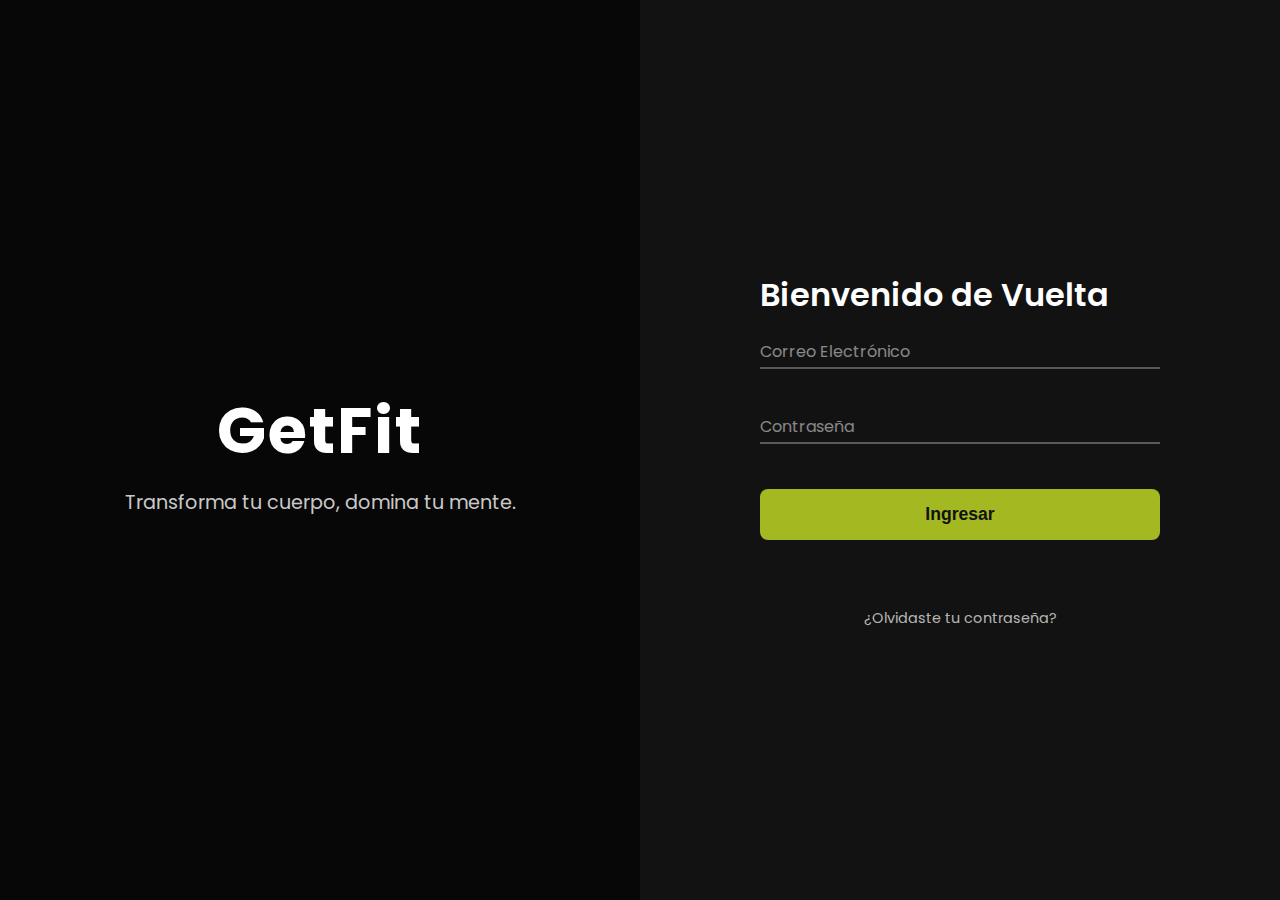
<file: frontend/pagos.html>
<!doctype html>
<html lang="es">
<head>
  <meta charset="utf-8" />
  <title>Pagos - GET FIT</title>
  <meta name="viewport" content="width=device-width, initial-scale=1" />
  <link rel="preconnect" href="https://fonts.googleapis.com">
  <link rel="preconnect" href="https://fonts.gstatic.com" crossorigin>
  <link href="https://fonts.googleapis.com/css2?family=Montserrat:wght@400;500;600;700&display=swap" rel="stylesheet">
  <link rel="icon" type="image/x-icon" href="assets/favicon.ico">
  <link rel="stylesheet" href="assets/css/styles.css" />
  <link rel="stylesheet" href="assets/css/pagos.css" />
  <link rel="stylesheet" href="assets/css/dashboard.css" />
</head>
<body>

  <div class="app-layout">
    <!-- BARRA LATERAL -->
    <aside class="sidebar">
      <div>
        <div class="sidebar-header">
          <svg class="logo-icon" xmlns="http://www.w3.org/2000/svg" viewBox="0 0 24 24" fill="none" stroke="currentColor" stroke-width="2" stroke-linecap="round" stroke-linejoin="round">
            <path d="M2 12h2" stroke="var(--brand-green)"></path><path d="M20 12h2" stroke="var(--brand-green)"></path><path d="M6 12h12" stroke="var(--brand-green)"></path><path d="M6 12v-2a2 2 0 0 1 2-2h8a2 2 0 0 1 2 2v2" stroke="var(--brand-green)"></path><path d="M6 12v2a2 2 0 0 0 2 2h8a2 2 0 0 0 2-2v-2" stroke="var(--brand-green)"></path>
          </svg>
          <a href="dashboard.html"><span class="logo-text">GET FIT</span></a>
        </div>
        <nav class="sidebar-nav">
          <a href="clientes.html" class="nav-link">
            <svg xmlns="http://www.w3.org/2000/svg" width="24" height="24" viewBox="0 0 24 24" fill="none" stroke="currentColor" stroke-width="2" stroke-linecap="round" stroke-linejoin="round"><path d="M16 21v-2a4 4 0 0 0-4-4H6a4 4 0 0 0-4 4v2"/><circle cx="9" cy="7" r="4"/><path d="M22 21v-2a4 4 0 0 0-3-3.87"/><path d="M16 3.13a4 4 0 0 1 0 7.75"/></svg>
            <span class="link-text">Clientes</span>
          </a>
          <a href="pagos.html" class="nav-link active">
            <svg xmlns="http://www.w3.org/2000/svg" width="24" height="24" viewBox="0 0 24 24" fill="none" stroke="currentColor" stroke-width="2" stroke-linecap="round" stroke-linejoin="round"><rect width="20" height="14" x="2" y="5" rx="2"/><line x1="2" x2="22" y1="10" y2="10"/></svg>
            <span class="link-text">Pagos</span>
          </a>
          <a href="membresias.html" class="nav-link">
            <svg xmlns="http://www.w3.org/2000/svg" width="24" height="24" viewBox="0 0 24 24" fill="none" stroke="currentColor" stroke-width="2" stroke-linecap="round" stroke-linejoin="round"><path d="M3.5 3.5a2.12 2.12 0 0 1 3 0L12 8.5l5.5-5.5a2.12 2.12 0 0 1 3 0c.94.94.94 2.46 0 3.4L12 15l-8.5-8.5c-.94-.94-.94-2.46 0-3.4Z"/><path d="m12 15 8.5 8.5"/><path d="M12 15 3.5 23.5"/></svg>
            <span class="link-text">Membresías</span>
          </a>
          <a href="asistencia.html" class="nav-link">
            <svg xmlns="http://www.w3.org/2000/svg" width="24" height="24" viewBox="0 0 24 24" fill="none" stroke="currentColor" stroke-width="2" stroke-linecap="round" stroke-linejoin="round"><path d="M8 2v4"/><path d="M16 2v4"/><rect width="18" height="18" x="3" y="4" rx="2"/><path d="m9 14 2 2 4-4"/></svg>
            <span class="link-text">Asistencias</span>
          </a>
          <a href="reportes.html" class="nav-link">
            <svg xmlns="http://www.w3.org/2000/svg" width="24" height="24" viewBox="0 0 24 24" fill="none" stroke="currentColor" stroke-width="2" stroke-linecap="round" stroke-linejoin="round"><path d="M3 3v18h18"/><path d="m19 9-5 5-4-4-3 3"/></svg>
            <span class="link-text">Reportes</span>
          </a>
        </nav>
      </div>
      <div class="sidebar-footer">
        <a href="#" id="btnSalir" class="nav-link">
          <svg xmlns="http://www.w3.org/2000/svg" width="24" height="24" viewBox="0 0 24 24" fill="none" stroke="currentColor" stroke-width="2" stroke-linecap="round" stroke-linejoin="round"><path d="M9 21H5a2 2 0 0 1-2-2V5a2 2 0 0 1 2-2h4"/><polyline points="16 17 21 12 16 7"/><line x1="21" x2="9" y1="12" y2="12"/></svg>
          <span class="link-text">Salir</span>
        </a>
      </div>
    </aside>

    <!-- CONTENIDO PRINCIPAL -->
    <main class="main-content">
      <div class="filter-bar">
        <h1>Pagos</h1>
        
        <div class="filter-buttons">
          <button id="btnNuevoPago" class="btn primary">Nuevo Pago</button>
        </div>
      </div>
      <p class="muted">Registra pagos de membresías con seguimiento automático de deudas y comprobantes.</p>
            <!-- Resumen KPIs de Pagos -->
      <section id="pagosSummary" class="card" style="margin-bottom:1rem;">
        <div id="pagosSummaryHost" class="shortcuts">
          <div class="shortcut">Cargando resumen...</div>
        </div>
      </section>
      <!-- Formulario nuevo pago -->
      <section id="formSection" class="card hidden">
        <h3>Registrar Nuevo Pago</h3>
        <form id="formPago">
          <div class="payment-form">
            <div>
              <label for="id_cliente">Cliente</label>
              <select id="id_cliente" required>
                <option value="">Seleccionar cliente...</option>
              </select>
            </div>
            <div>
              <button type="button" id="btnCargarInfo" class="btn">Cargar Información</button>
            </div>
          </div>

          <div id="paymentInfo" class="payment-info hidden">
            <h4>Información de Pago</h4>
            <div class="payment-form">
              <div>
                <label>Membresía</label>
                <input id="membresia_nombre" type="text" class="readonly-field" readonly>
              </div>
              <div>
                <label>Monto Total (S/)</label>
                <input id="monto_total" type="text" class="readonly-field" readonly>
              </div>
              <div>
                <label>Ya Pagado (S/)</label>
                <input id="total_pagado" type="text" class="readonly-field" readonly>
              </div>
              <div>
                <label>Monto Pendiente (S/)</label>
                <input id="monto_pendiente" type="text" class="readonly-field" readonly>
              </div>
              <div>
                <label>Monto a Pagar (S/)</label>
                <input id="monto_pagado" type="number" step="0.01" min="0" required>
              </div>
              <div>
                <label>Quedará Debiendo (S/)</label>
                <input id="quedara_debiendo" type="text" class="readonly-field" readonly>
              </div>
              <div>
                <label>Fecha Inicio</label>
                <input id="fecha_inicio" type="text" class="readonly-field" readonly>
              </div>
              <div>
                <label>Fecha Fin</label>
                <input id="fecha_fin" type="text" class="readonly-field" readonly>
              </div>
              <div class="full-width">
                <label>Tiempo Restante</label>
                <input id="tiempo_restante" type="text" class="readonly-field" readonly>
              </div>
              <div class="full-width">
                <label>Comprobante de Pago (Solo imágenes)</label>
                <input id="comprobante" type="file" accept=".jpg,.jpeg,.png,.gif,.bmp,.webp">
              </div>
            </div>
            <div style="margin-top: 1rem;">
              <button type="submit" class="btn primary">Registrar Pago</button>
              <button type="button" id="btnCancelar" class="btn">Cancelar</button>
            </div>
          </div>
        </form>
        <div id="msg" class="muted"></div>
        
      </section>



      <!-- Filtros y búsqueda -->
      <section class="card">
        <div class="filter-bar">
          <div class="filter-inputs">
            <div class="input-with-icon">
              <svg class="icon" xmlns="http://www.w3.org/2000/svg" width="16" height="16" fill="currentColor" viewBox="0 0 16 16"><path d="M11.742 10.344a6.5 6.5 0 1 0-1.397 1.398h-.001c.03.04.062.078.098.115l3.85 3.85a1 1 0 0 0 1.415-1.414l-3.85-3.85a1.007 1.007 0 0 0-.115-.1zM12 6.5a5.5 5.5 0 1 1-11 0 5.5 5.5 0 0 1 11 0z"/></svg>
              <input id="q" placeholder="Buscar por cliente o membresía..." />
            </div>
            <input id="filtroCliente" placeholder="ID del cliente (opcional)" />
          </div>
          <div class="filter-buttons">
            <button id="btnBuscar" class="btn">Buscar</button>
            <button id="btnLimpiar" class="btn">Limpiar</button>
          </div>
        </div>
        <table>
          <thead>
            <tr>
              <th>ID</th>
              <th>Cliente</th>
              <th>Membresía</th>
              <th>Monto Total</th>
              <th>Monto Pagado</th>
              <th>Monto Pendiente</th>
              <th>Fecha de Pago</th>
              <th>Estado y Acciones</th>
            </tr>
          </thead>
          <tbody id="rows">
            <tr><td colspan="8" style="text-align:center; padding: 2rem;">Cargando...</td></tr>
          </tbody>
        </table>

        <div class="pagination-controls">
          <span id="pageInfo" class="muted"></span>
          <div>
            <button id="prev" class="btn">« Anterior</button>
            <button id="next" class="btn">Siguiente »</button>
          </div>
        </div>
      </section>
    </main>
  </div>

  <!-- Modal para ver comprobante -->
  <div id="comprobanteModal" class="modal-overlay">
    <div class="modal-content">
      <button id="btnCerrarModal" class="modal-close" aria-label="Cerrar">×</button>
      <div class="modal-header">
        <h3 id="modalTitle">Comprobante de Pago</h3>
      </div>
      <div id="modalContent">
        <!-- Contenido del modal se carga dinámicamente -->
      </div>
    </div>
  </div>

  <script type="module" src="js/pagos.js"></script>
</body>
</html>
</file>
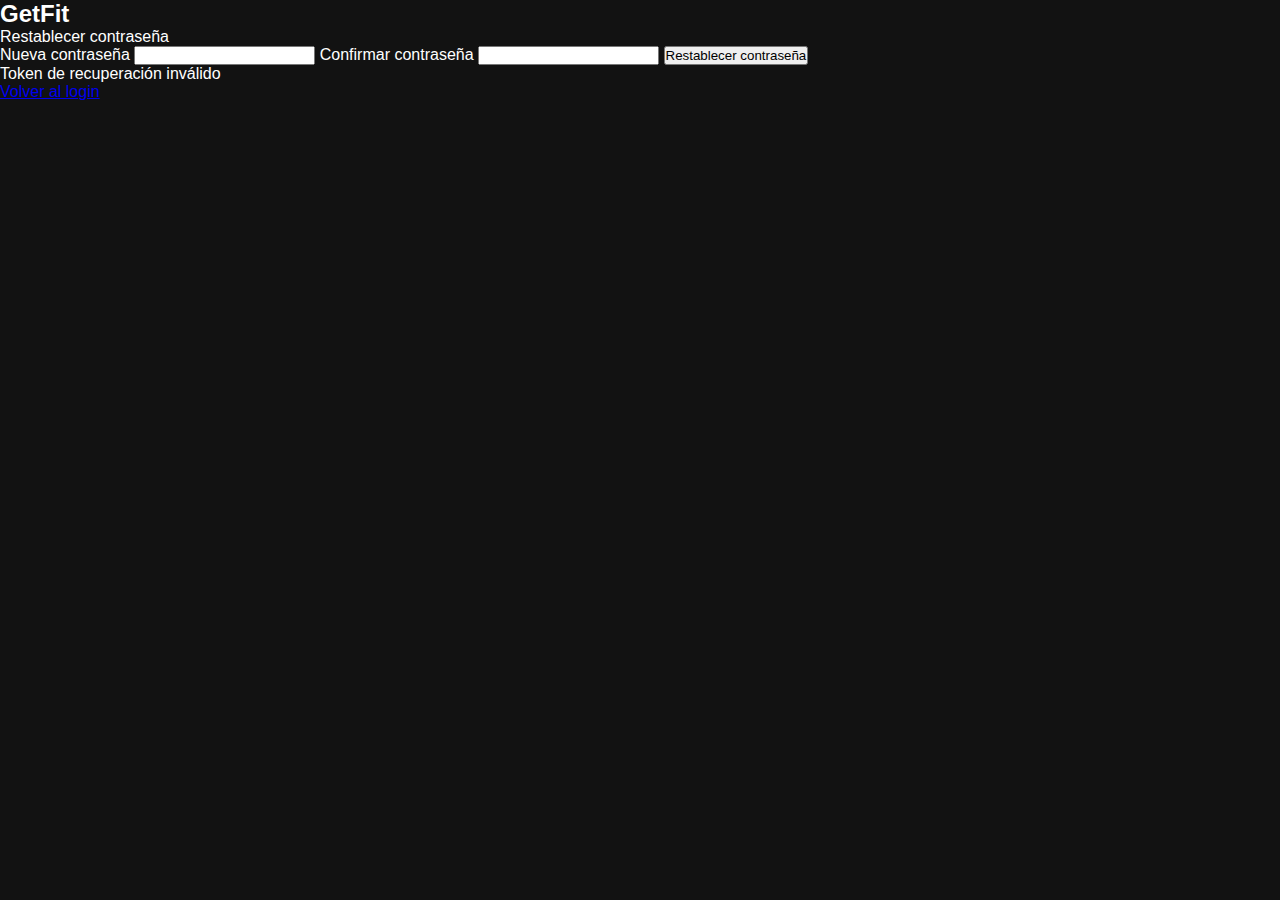
<file: frontend/reset-password.html>
<!doctype html>
<html lang="es">
<head>
    <meta charset="utf-8" />
    <title>Restablecer Contraseña • GetFit</title>
    <meta name="viewport" content="width=device-width, initial-scale=1" />
    <link rel="stylesheet" href="assets/css/auth.css" />
</head>
<body>
    <main class="container">
        <div class="logo">
            <h2>GetFit</h2>
            <p>Restablecer contraseña</p>
        </div>
        
        <form id="resetPasswordForm">
            <label for="newPassword">Nueva contraseña</label>
            <input id="newPassword" name="password" type="password" required minlength="6" />
            
            <label for="confirmPassword">Confirmar contraseña</label>
            <input id="confirmPassword" name="confirmPassword" type="password" required minlength="6" />
            
            <button type="submit">Restablecer contraseña</button>
        </form>
        
        <p id="resetMsg"></p>
        
        <div class="links">
            <a href="index.html">Volver al login</a>
        </div>
    </main>
    
    <script>
        document.addEventListener('DOMContentLoaded', function() {
            const urlParams = new URLSearchParams(window.location.search);
            const token = urlParams.get('token');
            
            if (!token) {
                document.getElementById('resetMsg').textContent = 'Token de recuperación inválido';
                return;
            }
            
            document.getElementById('resetPasswordForm').addEventListener('submit', async function(e) {
                e.preventDefault();
                
                const password = document.getElementById('newPassword').value;
                const confirmPassword = document.getElementById('confirmPassword').value;
                
                if (password !== confirmPassword) {
                    document.getElementById('resetMsg').textContent = 'Las contraseñas no coinciden';
                    return;
                }
                
                try {
                    const response = await fetch(`/api/auth/reset-password/${token}`, {
                        method: 'POST',
                        headers: {
                            'Content-Type': 'application/json'
                        },
                        body: JSON.stringify({ password })
                    });
                    
                    const data = await response.json();
                    
                    if (response.ok) {
                        document.getElementById('resetMsg').style.color = 'green';
                        document.getElementById('resetMsg').textContent = 'Contraseña actualizada exitosamente. Redirigiendo...';
                        setTimeout(() => {
                            window.location.href = 'index.html';
                        }, 2000);
                    } else {
                        document.getElementById('resetMsg').style.color = 'red';
                        document.getElementById('resetMsg').textContent = data.message;
                    }
                } catch (error) {
                    document.getElementById('resetMsg').style.color = 'red';
                    document.getElementById('resetMsg').textContent = 'Error de conexión';
                }
            });
        });
    </script>
</body>
</html>
</file>
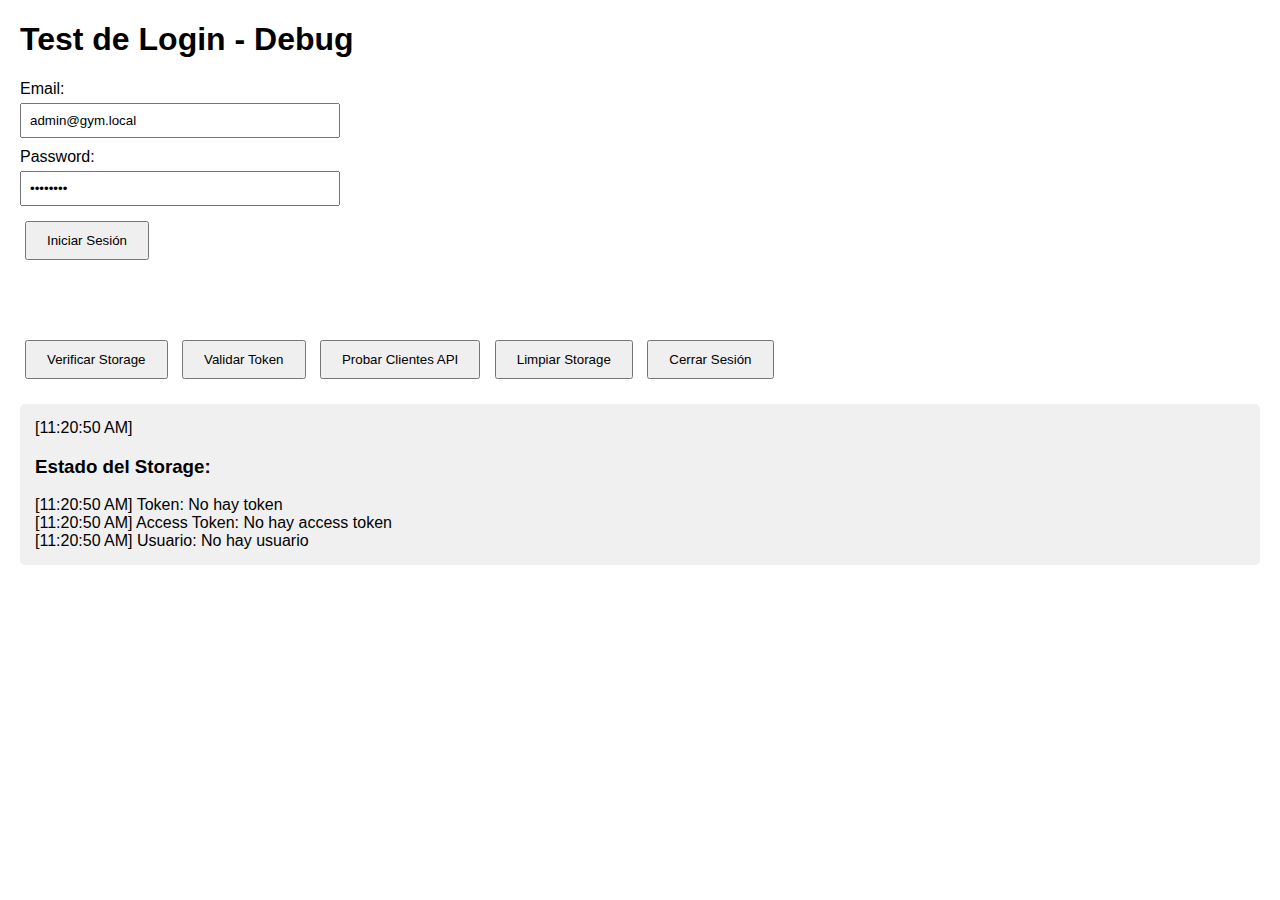
<file: frontend/test-login.html>
<!DOCTYPE html>
<html>
<head>
    <title>Test Login Debug</title>
    <style>
        body { font-family: Arial, sans-serif; margin: 20px; }
        .form-group { margin: 10px 0; }
        label { display: block; margin-bottom: 5px; }
        input { padding: 8px; width: 300px; }
        button { padding: 10px 20px; margin: 5px; }
        #output { background: #f0f0f0; padding: 15px; margin-top: 20px; border-radius: 5px; }
        .success { color: green; }
        .error { color: red; }
    </style>
</head>
<body>
    <h1>Test de Login - Debug</h1>
    
    <form id="loginForm">
        <div class="form-group">
            <label>Email:</label>
            <input type="email" name="email" value="admin@gym.local" required>
        </div>
        <div class="form-group">
            <label>Password:</label>
            <input type="password" name="password" value="admin123" required>
        </div>
        <button type="submit">Iniciar Sesión</button>
    </form>
    
    <div id="loginMsg" style="margin-top: 10px; padding: 10px; min-height: 20px;"></div>
    
    <div style="margin-top: 20px;">
        <button onclick="checkStoredData()">Verificar Storage</button>
        <button onclick="testValidateToken()">Validar Token</button>
        <button onclick="testClientesAPI()">Probar Clientes API</button>
        <button onclick="clearStorage()">Limpiar Storage</button>
        <button onclick="logout()">Cerrar Sesión</button>
    </div>
    
    <div id="output"></div>
    
    <script src="js/api.js"></script>
    <script src="js/auth.js"></script>
    <script>
        function log(message, type = 'info') {
            const output = document.getElementById('output');
            const timestamp = new Date().toLocaleTimeString();
            const className = type === 'error' ? 'error' : (type === 'success' ? 'success' : '');
            output.innerHTML += `<div class="${className}">[${timestamp}] ${message}</div>`;
            console.log(message);
        }
        
        function checkStoredData() {
            const token = localStorage.getItem('token');
            const accessToken = localStorage.getItem('ACCESS_TOKEN');
            const user = localStorage.getItem('user');
            
            log('<h3>Estado del Storage:</h3>');
            log(`Token: ${token ? token.substring(0, 50) + '...' : 'No hay token'}`);
            log(`Access Token: ${accessToken ? accessToken.substring(0, 50) + '...' : 'No hay access token'}`);
            log(`Usuario: ${user || 'No hay usuario'}`);
        }
        
        async function testValidateToken() {
            try {
                log('Validando token...');
                const isValid = await validateToken();
                log(`Token válido: ${isValid}`, isValid ? 'success' : 'error');
            } catch (error) {
                log(`Error validando token: ${error.message}`, 'error');
            }
        }
        
        async function testClientesAPI() {
            try {
                log('Probando API de clientes...');
                const result = await getClientes();
                log(`Clientes obtenidos: ${JSON.stringify(result, null, 2)}`, 'success');
            } catch (error) {
                log(`Error en API de clientes: ${error.message}`, 'error');
            }
        }
        
        function clearStorage() {
            localStorage.clear();
            log('Storage limpiado', 'success');
        }
        
        // Override del submit para debugging
        document.getElementById('loginForm').addEventListener('submit', async function(e) {
            e.preventDefault();
            
            const output = document.getElementById('output');
            output.innerHTML = '<h3>Iniciando proceso de login...</h3>';
            
            const email = this.email.value;
            const password = this.password.value;
            
            log(`Intentando login con: ${email}`);
            
            try {
                const result = await loginAPI(email, password);
                
                if (result.success) {
                    log('✓ Login exitoso!', 'success');
                    log(`Token: ${result.token.substring(0, 50)}...`, 'success');
                    log(`Usuario: ${JSON.stringify(result.user)}`, 'success');
                    
                    // Verificar que se guardó correctamente
                    setTimeout(() => {
                        checkStoredData();
                    }, 500);
                    
                } else {
                    log(`✗ Login falló: ${result.message}`, 'error');
                }
            } catch (error) {
                log(`✗ Error de conexión: ${error.message}`, 'error');
            }
        });
        
        // Mostrar estado inicial
        window.addEventListener('load', function() {
            checkStoredData();
        });
    </script>
</body>
</html>
</file>
<file: frontend/assets/css/auth.css>
/* --- ESTILOS GLOBALES Y FUENTES --- */
* {
    margin: 0;
    padding: 0;
    box-sizing: border-box;
}

body {
    font-family: 'Poppins', sans-serif;
    background: #121212;
    color: #ffffff;
    overflow: hidden; /* Evita el scroll */
}

/* --- ESTRUCTURA DE PANTALLA DIVIDIDA --- */
.auth-container {
    display: flex;
    width: 100vw;
    height: 100vh;
}

/* --- 1. PANEL DE BRANDING (IZQUIERDA) --- */
.branding-panel {
    flex: 1;
    background: url(https://images.unsplash.com/photo-1571019613454-1cb2f99b2d8b?q=80&w=2070&auto=format&fit=crop) center center/cover;
    position: relative;
    display: flex;
    justify-content: center;
    align-items: center;
    text-align: center;
    padding: 40px;
}

.branding-panel::before { /* Capa oscura sobre la imagen para legibilidad */
    content: '';
    position: absolute;
    top: 0;
    left: 0;
    width: 100%;
    height: 100%;
    background: rgba(0, 0, 0, 0.6);
}

.branding-content {
    position: relative; /* Para que esté sobre la capa oscura */
    z-index: 1;
}

.branding-content h1 {
    font-size: 4rem;
    font-weight: 700;
    color: #ffffff;
    margin-bottom: 10px;
    letter-spacing: 2px;
}

.branding-content p {
    font-size: 1.2rem;
    color: rgba(255, 255, 255, 0.8);
    font-weight: 400;
}

/* --- 2. PANEL DE FORMULARIO (DERECHA) --- */
.form-panel {
    flex: 1;
    display: flex;
    justify-content: center;
    align-items: center;
    padding: 40px;
}

.form-box-wrapper {
    width: 100%;
    max-width: 400px;
}

.form-box h2 {
    font-size: 2rem;
    font-weight: 600;
    color: #ffffff;
    margin-bottom: 10px;
}

.form-box .recovery-text {
    color: rgba(255, 255, 255, 0.7);
    margin-bottom: 40px;
}

/* --- NOVEDAD: INPUTS CON ETIQUETA FLOTANTE --- */
.input-group {
    position: relative;
    margin-bottom: 35px;
}

.input-group input {
    width: 100%;
    padding: 10px 0;
    background: transparent;
    border: none;
    border-bottom: 2px solid rgba(255, 255, 255, 0.3);
    color: #ffffff;
    font-size: 1rem;
    outline: none;
    position: relative;
    z-index: 1;
}

.input-group label {
    position: absolute;
    top: 10px;
    left: 0;
    color: rgba(255, 255, 255, 0.5);
    transition: all 0.3s ease;
    pointer-events: none; /* Permite hacer clic a través de la etiqueta */
    z-index: 0;
}

/* La magia de la animación */
.input-group input:focus + label,
.input-group input:not(:placeholder-shown) + label {
    top: -15px;
    left: 0;
    font-size: 0.8rem;
    color: #A3B821; /* Verde limón oscuro */
}

.input-group input:focus {
    border-bottom-color: #A3B821;
}

/* --- BOTONES Y ENLACES --- */
.auth-btn {
    width: 100%;
    padding: 15px;
    border: none;
    border-radius: 8px;
    background: #A3B821;
    color: #121212;
    font-size: 1.1rem;
    font-weight: 600;
    cursor: pointer;
    transition: all 0.3s ease;
    margin-top: 10px;
}

.auth-btn:hover {
    background: #b9d12f;
    box-shadow: 0 0 15px rgba(163, 184, 33, 0.6);
    transform: translateY(-2px);
}

.extra-links {
    margin-top: 25px;
    text-align: center;
}

.extra-links a {
    color: rgba(255, 255, 255, 0.7);
    text-decoration: none;
    font-size: 0.9rem;
    transition: color 0.3s ease;
}

.extra-links a:hover {
    color: #A3B821;
}

/* --- MENSAJES DE RESPUESTA --- */
.message {
    margin-top: 20px;
    text-align: center;
    padding: 10px;
    border-radius: 6px;
    font-weight: 500;
}

/* --- DISEÑO RESPONSIVO --- */
@media (max-width: 900px) {
    .branding-panel {
        display: none; /* Oculta el panel de la marca en pantallas pequeñas */
    }
    .form-panel {
        flex: 2; /* Ocupa todo el espacio */
    }
}
</file>
<file: frontend/assets/css/asistencia.css>
/* --- Variables de Color y Tipografía --- */
 :root {
     --brand-green: #9EF01A;
     --dark-bg: #121212;
     --sidebar-bg: #1A1A1A;
     --card-bg: #1E1E1E;
     --border-color: #333;
     --text-primary: #F5F5F5;
     --text-muted: #888;
     --font-family: 'Montserrat', sans-serif;
 }

 /* --- Reset y Estilos Base --- */
 * {
     box-sizing: border-box;
     margin: 0;
     padding: 0;
 }

 body {
     background-color: var(--dark-bg);
     color: var(--text-primary);
     font-family: var(--font-family);
     line-height: 1.6;
 }

 /* --- Diseño Principal con Sidebar --- */
 .app-layout {
     display: flex;
 }

 .main-content {
     flex-grow: 1;
     padding: 2.5rem 3rem;
     transition: margin-left 0.3s ease;
     /* Transición para el contenido principal */
 }

 /* ============================================= */
 /* --- NUEVOS ESTILOS DE LA BARRA LATERAL --- */
 /* ============================================= */
 .sidebar {
     width: 90px;
     /* Ancho de la barra colapsada */
     height: 100vh;
     background-color: var(--sidebar-bg);
     border-right: 1px solid var(--border-color);
     display: flex;
     flex-direction: column;
     padding: 1.5rem 0;
     position: fixed;
     /* Cambiado a fixed para que siempre esté visible */
     top: 0;
     left: 0;
     z-index: 100;
     overflow: hidden;
     transition: width 0.3s ease;
     /* Transición suave para expandir/colapsar */
 }

 /* Estilo cuando la barra se expande al pasar el mouse */
 .sidebar:hover {
     width: 260px;
 }

 .sidebar-header {
     display: flex;
     align-items: center;
     justify-content: center;
     margin-bottom: 2.5rem;
     flex-shrink: 0;
     padding: 0 1.5rem;
 }

 .logo-icon {
     width: 40px;
     height: 40px;
     flex-shrink: 0;
 }

 .logo-text {
     font-size: 1.8rem;
     font-weight: 700;
     color: var(--brand-green);
     margin-left: 1rem;
     white-space: nowrap;
     /* Evita que el texto se rompa */
     opacity: 0;
     /* Oculto por defecto */
     transition: opacity 0.2s ease;
 }

 .sidebar:hover .logo-text {
     opacity: 1;
     /* Visible al expandir */
 }

 .sidebar-nav {
     display: flex;
     flex-direction: column;
     gap: 0.75rem;
 }

 .nav-link {
     display: flex;
     align-items: center;
     height: 50px;
     color: var(--text-muted);
     text-decoration: none;
     white-space: nowrap;
     padding: 0 1.5rem;
     transition: color 0.2s ease, background-color 0.2s ease;
 }

 .nav-link svg {
     width: 24px;
     height: 24px;
     flex-shrink: 0;
     margin-left: 8px;
     /* Centrado en la barra colapsada */
 }

 .nav-link .link-text {
     margin-left: 1.5rem;
     font-weight: 500;
     opacity: 0;
     /* Oculto por defecto */
     transition: opacity 0.2s ease;
 }

 .sidebar:hover .nav-link .link-text {
     opacity: 1;
     /* Visible al expandir */
 }

 /* Efecto hover: se pone verde */
 .nav-link:hover,
 .nav-link.active {
     color: var(--brand-green);
     background-color: rgba(158, 240, 26, 0.08);
     /* Fondo verde muy sutil */
 }

 .sidebar-footer {
     margin-top: auto;
 }

 /* Ajuste para que el contenido principal no quede debajo del sidebar */
 .main-content {
     margin-left: 90px;
 }

 .sidebar:hover~.main-content {
     margin-left: 260px;
 }

 /* --- Estilos de Botones (fuera del sidebar) --- */
 .btn {
     padding: 0.75rem 1.25rem;
     border: 1px solid var(--border-color);
     border-radius: 8px;
     cursor: pointer;
     background-color: var(--card-bg);
     color: var(--text-muted);
     font-weight: 500;
     text-decoration: none;
     display: inline-block;
     width: auto;
     text-align: center;
     transition: all 0.2s ease-in-out;
 }

 .btn:hover {
     background-color: #2a2a2a;
     color: var(--text-primary);
 }

 .btn.primary {
     background-color: var(--brand-green);
     color: var(--dark-bg);
     font-weight: 700;
     border-color: var(--brand-green);
 }

 h1,
 h3,
 p,
 label,
 table,
 select,
 input {
     font-family: var(--font-family);
 }

 h1 {
     font-size: 2.5rem;
     font-weight: 700
 }

 h3 {
     font-size: 1.5rem;
     font-weight: 600;
     margin-bottom: 1.5rem
 }

 .muted {
     color: var(--text-muted)
 }

 .card {
     background-color: var(--card-bg);
     padding: 1.5rem 2rem;
     border-radius: 12px;
     border: 1px solid var(--border-color);
     margin-top: 1.5rem
 }

 form.asi {
     display: grid;
     grid-template-columns: 1fr auto;
     gap: 1rem;
     align-items: end
 }

 label {
     display: block;
     margin-bottom: .5rem;
     font-weight: 500;
     color: var(--text-muted)
 }

 select,
 input[type="text"],
 input[type="date"] {
     width: 100%;
     padding: .75rem 1rem;
     border: 1px solid var(--border-color);
     background-color: var(--dark-bg);
     color: var(--text-primary);
     border-radius: 8px;
     font-size: 1rem;
     transition: border-color .2s, box-shadow .2s
 }

 select:focus,
 input:focus,
 input:focus-visible {
     outline: none;
     border-color: var(--brand-green);
     box-shadow: 0 0 0 3px rgba(158, 240, 26, .2)
 }

 .input-with-icon {
     position: relative
 }

 .input-with-icon .icon {
     position: absolute;
     top: 50%;
     left: 1rem;
     transform: translateY(-50%);
     color: var(--text-muted);
     pointer-events: none
 }

 .input-with-icon input {
     padding-left: 2.5rem
 }

 .filter-bar {
     display: flex;
     flex-wrap: wrap;
     justify-content: space-between;
     align-items: center;
     gap: 1rem;
     margin-bottom: 1.5rem
 }

 .filter-inputs {
     display: flex;
     flex-wrap: wrap;
     align-items: center;
     gap: 1rem
 }

 .filter-buttons {
     display: flex;
     gap: .75rem
 }

 .filter-inputs label {
     color: var(--text-muted);
     cursor: pointer;
     user-select: none;
     display: flex;
     align-items: center;
     gap: .5rem;
     margin-bottom: 0
 }

 table {
     width: 100%;
     border-collapse: collapse;
     margin-top: 1rem
 }

 th,
 td {
     padding: 1rem;
     text-align: left;
     border-bottom: 1px solid var(--border-color)
 }

 thead {
     background-color: var(--sidebar-bg)
 }

 th {
     font-weight: 600;
     color: var(--text-muted);
     text-transform: uppercase;
     font-size: .85rem;
     letter-spacing: .5px
 }

 tbody tr {
     transition: background-color .2s
 }

 tbody tr:hover {
     background-color: #2a2a2a
 }

 /* --- Estilos para la Paginación --- */
 .pagination-controls {
     display: flex;
     justify-content: flex-end;
     /* Alinea los controles a la derecha */
     align-items: center;
     gap: 1rem;
     /* Espacio entre los elementos */
     margin-top: 1.5rem;
     /* Espacio arriba de la tabla */
     padding: 0 1rem;
 }

 #pageInfo {
     color: var(--text-muted);
     font-weight: 500;
     font-size: 0.9rem;
 }

 /* Estilo para los botones cuando están deshabilitados */
 .pagination-controls .btn:disabled {
     background-color: var(--card-bg);
     border-color: var(--border-color);
     color: var(--text-muted);
     opacity: 0.6;
     cursor: not-allowed;
 }

 /* ... tu código existente ... */
 tbody tr:hover {
     background-color: #2a2a2a
 }


 /* --- AÑADE ESTE CÓDIGO AQUÍ --- */
 /* --- Corrección para el color de texto en las opciones del select --- */
 select option {
     color: #000000;
     background-color: #ffffff;
 }

 /* -------------------------------- */
 select {
     color: #000000;
     background-color: #ffffff;
 }

 /* Estilos para paginación */
 .pagination-controls {
     display: flex;
     justify-content: center;
     align-items: center;
     gap: 1rem;
     margin-top: 1rem;
     padding: 1rem;
 }

 .pagination-controls button {
     min-width: 80px;
 }

 .pagination-controls button:disabled {
     opacity: 0.5;
     cursor: not-allowed;
 }

 #pageInfo {
    /* estilos añadidos para los buscadores en la sección de asistencias */
}

/* Estilos llamativos para los buscadores de cliente (nombre / DNI) */
.client-selectors {
    display: grid;
    grid-template-columns: 1fr 1fr;
    gap: 1rem;
}

.client-selectors input[type="text"],
.client-selectors select {
    width: 100%;
    padding: .7rem .9rem;
    border-radius: 10px;
    border: 2px solid rgba(158,240,26,0.12);
    background: linear-gradient(180deg,#0f0f0f 0%, #181818 100%);
    color: var(--text-primary);
    box-shadow: 0 4px 10px rgba(0,0,0,0.6), inset 0 -2px 6px rgba(0,0,0,0.4);
    transition: transform .12s ease, box-shadow .12s ease, border-color .12s ease;
    font-weight: 600;
}

.client-selectors input[type="text"]::placeholder {
    color: rgba(245,245,245,0.45);
    font-weight: 500;
}

.client-selectors input[type="text"]:focus,
.client-selectors select:focus {
    transform: translateY(-1px);
    border-color: var(--brand-green);
    box-shadow: 0 6px 18px rgba(0,0,0,0.6), 0 0 0 6px rgba(158,240,26,0.06);
    outline: none;
}

/* Add a subtle left icon area for the text inputs */
.client-selectors .search-with-icon {
    position: relative;
}
.client-selectors .search-with-icon input {
    padding-left: 2.6rem;
}
.client-selectors .search-with-icon::before {
    content: '\1F50D'; /* magnifier emoji as fallback */
    position: absolute;
    left: 0.8rem;
    top: 50%;
    transform: translateY(-50%);
    font-size: 1rem;
    color: rgba(158,240,26,0.9);
    pointer-events: none;
}

/* Make the select dropdown options readable on dark backgrounds in custom selects */
select {
    color: var(--text-primary);
    background: linear-gradient(180deg,#0f0f0f 0%, #161616 100%);
}

/* Responsive: stack on small screens */
@media (max-width:900px) {
    .client-selectors { grid-template-columns: 1fr; }
}


 /* Tabla responsive */
 .table-container {
     overflow-x: auto;
 }

 table {
     min-width: 100%;
 }

 @media (max-width: 768px) {

     table th:first-child,
     table td:first-child {
         position: sticky;
         left: 0;
         background: white;
         z-index: 1;
     }
 }
</file>
<file: frontend/assets/css/dashboard.css>
/* Dashboard specific styles to match the app theme */
.kpi-grid {
    display: grid;
    grid-template-columns: repeat(4, 1fr);
    gap: 1rem;
}

@media (max-width:900px) {
    .kpi-grid {
        grid-template-columns: repeat(2, 1fr);
    }
}

.kpi {
    background: var(--card-bg);
    padding: 1rem;
    border-radius: 10px;
    border: 1px solid var(--border-color);
    display: flex;
    align-items: center;
    gap: 0.75rem;
    text-align: left;
}

.kpi-value {
    font-size: 1.6rem;
    font-weight: 700;
    color: var(--brand-green);
}

.kpi-icon {
    width: 48px;
    height: 48px;
    display: inline-flex;
    align-items: center;
    justify-content: center;
    border-radius: 8px;
    background: rgba(0,0,0,0.03);
    color: var(--brand-green);
}

.kpi .kpi-label {
    margin-top: 0.25rem;
}

.kpi-label {
    color: var(--text-muted);
    margin-top: .25rem
}

.shortcuts {
    display: flex;
    gap: 1rem;
    flex-wrap: wrap;
    align-items: stretch; /* allow children to stretch vertically */
    width: 100%;
}

/* Make top-level shortcuts expand equally to fill the row (dashboard home) */
.shortcuts .shortcut {
    flex: 1 1 0;
    min-width: 0; /* prevent overflow from long text */
    width: auto;
}

/* Make cliente summary shortcuts expand to fill the available width
   Scoped to the clientes summary host to avoid changing dashboard global layout */
#clientesSummaryHost {
    display: flex;
    gap: 1rem;
    align-items: stretch;
    width: 100%;
}

#clientesSummaryHost .shortcut {
    /* each card will grow/shrink equally to fill the row */
    flex: 1 1 0;
    min-width: 0; /* prevent overflow from long text */
    width: auto; /* let flex control size */
    height: 140px;
}

/* Make membership summary host behave like clientes: full-width horizontal cards */
#membResumenHost {
    display: flex;
    gap: 1rem;
    align-items: stretch;
    width: 100%;
}

#membResumenHost .shortcut {
    flex: 1 1 0;
    min-width: 0;
    width: auto;
    height: 140px;
}

/* Make payments summary host behave like memberships: full-width horizontal cards */
#pagosSummaryHost {
    display: flex;
    gap: 1rem;
    align-items: stretch;
    width: 100%;
}

#pagosSummaryHost .shortcut {
    flex: 1 1 0;
    min-width: 0;
    width: auto;
    height: 140px;
}

/* Make asistencia summary host behave like memberships/payments: full-width horizontal cards */
#asistResumenHost {
    display: flex;
    gap: 1rem;
    align-items: stretch;
    width: 100%;
}

#asistResumenHost .shortcut {
    flex: 1 1 0;
    min-width: 0;
    width: auto;
    height: 140px;
}

@media (max-width:900px) {
    /* stack cards on smaller screens for readability */
    #clientesSummaryHost { flex-direction: row; flex-wrap: wrap; }
    #clientesSummaryHost .shortcut { width: calc(50% - .5rem); }
}

@media (max-width:480px) {
    #clientesSummaryHost { flex-direction: column; }
    #clientesSummaryHost .shortcut { width: 100%; }
}

/* Large vertical card shortcuts */
.shortcut {
    display: inline-flex;
    flex-direction: column;
    align-items: center;
    justify-content: center;
    gap: 0.6rem;
    padding: 1.15rem 1rem;
    background: linear-gradient(180deg, rgba(255,255,255,0.02), rgba(0,0,0,0.02));
    color: var(--text-primary);
    border-radius: 16px;
    border: 1px solid rgba(255,255,255,0.04);
    text-decoration: none;
    /* let flex container decide width so cards expand horizontally */
    width: auto;
    height: 140px;
    transition: transform .18s ease, box-shadow .18s ease, background .18s ease;
    box-shadow: 0 10px 30px rgba(0,0,0,0.35);
}

.shortcut .icon {
    display: inline-flex;
    align-items: center;
    justify-content: center;
    width: 64px;
    height: 64px;
    border-radius: 12px;
    background: linear-gradient(180deg, rgba(158,240,26,0.12), rgba(158,240,26,0.06));
    color: var(--brand-green);
}


.shortcut .text,
.shortcut .name {
    /* More striking font and style for card titles */
    font-family: 'Poppins', system-ui, -apple-system, 'Segoe UI', Roboto, 'Helvetica Neue', Arial;
    font-weight: 700;
    color: var(--text-primary);
    font-size: 1.05rem;
    text-align: center;
}

.shortcut .value {
    font-family: 'Poppins', system-ui, -apple-system, 'Segoe UI', Roboto, 'Helvetica Neue', Arial;
    font-weight: 800;
    font-size: 1.25rem;
    color: var(--brand-green);
}

.shortcut:hover {
    transform: translateY(-8px) scale(1.03);
    box-shadow: 0 22px 40px rgba(0,0,0,0.55);
    background: linear-gradient(180deg, rgba(158,240,26,0.04), rgba(0,0,0,0.04));
}

/* Top links (filter area) should look like plain text links, not buttons */
.top-link {
    color: var(--text-primary);
    text-decoration: none;
    font-weight: 600;
    padding: 0 .5rem;
    display: inline-block;
}

.top-link:hover {
    color: var(--brand-green);
    text-decoration: underline;
}

#notificacionesHost .notif {
    display: flex;
    justify-content: space-between;
    gap: 1rem;
    padding: .75rem;
    border-bottom: 1px solid var(--border-color);
}

#notificacionesHost .notif-left {
    display: flex;
    flex-direction: column
}

#notificacionesHost .notif-right {
    color: var(--text-muted);
    min-width: 120px;
    text-align: right
}

.empty {
    padding: 1rem;
    color: var(--text-muted);
    font-style: italic
}

/* Responsive adjustments for large shortcut cards */
@media (max-width:900px) {
    .shortcuts { justify-content: center; }
    .shortcut { width: calc(50% - 1rem); height: 140px; }
}

@media (max-width:480px) {
    .shortcut { width: 100%; height: 120px; }
}
</file>
<file: frontend/assets/css/styles.css>
/* ============================================= */
/* --- ESTILOS GLOBALES DEL SISTEMA - GET FIT --- */
/* ============================================= */

/* --- Variables de Color y Tipografía --- */
:root {
    --brand-green: #9EF01A;
    --dark-bg: #121212;
    --sidebar-bg: #1A1A1A;
    --card-bg: #1E1E1E;
    --border-color: #333;
    --text-primary: #F5F5F5;
    --text-muted: #888;
    --font-family: 'Montserrat', sans-serif;
}

/* --- Reset y Estilos Base --- */
* {
    box-sizing: border-box;
    margin: 0;
    padding: 0;
}

body {
    background-color: var(--dark-bg);
    color: var(--text-primary);
    font-family: var(--font-family);
    line-height: 1.6;
    overflow-x: hidden;
    /* Previene el scroll horizontal */
}

/* --- Diseño Principal y Contenido --- */
.app-layout {
    display: flex;
}

.main-content {
    flex-grow: 1;
    padding: 2.5rem 3rem;
    margin-left: 90px;
    /* Corresponde al ancho del sidebar colapsado */
    transition: margin-left 0.3s ease;
}

/* --- Barra Lateral Expandible --- */
.sidebar {
    width: 90px;
    /* Ancho colapsado */
    height: 100vh;
    background-color: var(--sidebar-bg);
    border-right: 1px solid var(--border-color);
    display: flex;
    flex-direction: column;
    padding: 1.5rem 0;
    position: fixed;
    top: 0;
    left: 0;
    z-index: 100;
    overflow: hidden;
    transition: width 0.3s ease;
}

.sidebar:hover {
    width: 260px;
    /* Ancho expandido */
}

/* Empuja el contenido cuando el sidebar se expande */
.sidebar:hover~.main-content {
    margin-left: 260px;
}

.sidebar-header {
    display: flex;
    align-items: center;
    justify-content: center;
    margin-bottom: 2.5rem;
    flex-shrink: 0;
    padding: 0 1.5rem;
}

.logo-icon {
    width: 40px;
    height: 40px;
    flex-shrink: 0;
}

.logo-text {
    font-size: 1.8rem;
    font-weight: 700;
    color: var(--brand-green);
    margin-left: 1rem;
    white-space: nowrap;
    opacity: 0;
    transition: opacity 0.2s ease;
}

.sidebar:hover .logo-text {
    opacity: 1;
}

.sidebar-nav {
    display: flex;
    flex-direction: column;
    gap: 0.75rem;
}

.nav-link {
    display: flex;
    align-items: center;
    height: 50px;
    color: var(--text-muted);
    text-decoration: none;
    white-space: nowrap;
    padding: 0 1.5rem;
    transition: color 0.2s ease, background-color 0.2s ease;
}

.nav-link svg {
    width: 24px;
    height: 24px;
    flex-shrink: 0;
    margin-left: 8px;
    /* Centra el icono en la barra colapsada */
}

.nav-link .link-text {
    margin-left: 1.5rem;
    font-weight: 500;
    opacity: 0;
    transition: opacity 0.2s ease;
}

.sidebar:hover .nav-link .link-text {
    opacity: 1;
}

.nav-link:hover,
.nav-link.active {
    color: var(--brand-green);
    background-color: rgba(158, 240, 26, 0.08);
    /* Fondo verde sutil */
}

.sidebar-footer {
    margin-top: auto;
}

/* --- Componentes Generales --- */

/* Botones */
.btn {
    padding: 0.75rem 1.25rem;
    border: 1px solid var(--border-color);
    border-radius: 8px;
    cursor: pointer;
    background-color: var(--card-bg);
    color: var(--text-muted);
    font-family: var(--font-family);
    font-weight: 500;
    text-decoration: none;
    display: inline-block;
    width: auto;
    text-align: center;
    transition: all 0.2s ease-in-out;
}

.btn:hover {
    background-color: #2a2a2a;
    color: var(--text-primary);
}

.btn.primary {
    background-color: var(--brand-green);
    color: var(--dark-bg);
    font-weight: 700;
    border-color: var(--brand-green);
}

.btn:disabled {
    background-color: var(--card-bg);
    border-color: var(--border-color);
    color: var(--text-muted);
    opacity: 0.6;
    cursor: not-allowed;
    transform: none;
    box-shadow: none;
}

/* Tipografía */
h1 {
    font-size: 2.5rem;
    font-weight: 700;
}

h3 {
    font-size: 1.5rem;
    font-weight: 600;
    margin-bottom: 1.5rem;
}

.muted {
    color: var(--text-muted);
}

/* Tarjetas */
.card {
    background-color: var(--card-bg);
    padding: 1.5rem 2rem;
    border-radius: 12px;
    border: 1px solid var(--border-color);
    margin-top: 1.5rem;
}

/* Formularios y Entradas */
label {
    display: block;
    margin-bottom: .5rem;
    font-weight: 500;
    color: var(--text-muted);
}

input[type="text"],
input[type="number"],
input[type="date"],
input[type="email"],
select {
    width: 100%;
    padding: .75rem 1rem;
    border: 1px solid var(--border-color);
    background-color: var(--dark-bg);
    color: var(--text-primary);
    border-radius: 8px;
    font-family: var(--font-family);
    font-size: 1rem;
    transition: border-color .2s, box-shadow .2s;
}

input:focus,
input:focus-visible,
select:focus {
    outline: none;
    border-color: var(--brand-green);
    box-shadow: 0 0 0 3px rgba(158, 240, 26, .2);
}

.input-with-icon {
    position: relative;
}

.input-with-icon .icon {
    position: absolute;
    top: 50%;
    left: 1rem;
    transform: translateY(-50%);
    color: var(--text-muted);
    pointer-events: none;
}

.input-with-icon input {
    padding-left: 2.5rem;
}

/* Barra de Filtros */
.filter-bar {
    display: flex;
    flex-wrap: wrap;
    justify-content: space-between;
    align-items: center;
    gap: 1rem;
    margin-bottom: 1.5rem;
}

.filter-inputs {
    display: flex;
    flex-wrap: wrap;
    align-items: center;
    gap: 1rem;
}

.filter-buttons {
    display: flex;
    gap: 0.75rem;
}

.filter-inputs label {
    color: var(--text-muted);
    cursor: pointer;
    user-select: none;
    display: flex;
    align-items: center;
    gap: .5rem;
    margin-bottom: 0;
}

/* Tablas */
table {
    width: 100%;
    border-collapse: collapse;
    margin-top: 1rem;
}

th,
td {
    padding: 1rem;
    text-align: left;
    border-bottom: 1px solid var(--border-color);
}

thead {
    background-color: var(--sidebar-bg);
}

th {
    font-weight: 600;
    color: var(--text-muted);
    text-transform: uppercase;
    font-size: .85rem;
    letter-spacing: .5px;
}

tbody tr {
    transition: background-color .2s;
}

tbody tr:hover {
    background-color: #2a2a2a;
}

/* Paginación */
.pagination-controls {
    display: flex;
    justify-content: flex-end;
    align-items: center;
    gap: 1rem;
    margin-top: 1.5rem;
    padding: 0 1rem;
}
 input{
        background-color: var(--dark-bg);
        color: var(--text-primary);
        padding: .75rem 1rem;
        border: 1px solid var(--border-color);
        border-radius: 8px;
        font-size: 1rem;
        transition: border-color .2s, box-shadow .2s
        
 }
</file>
<file: frontend/assets/css/cliente.css>
/* Estilos específicos para la página de Clientes */
.pagination-controls {
    display: flex;
    justify-content: flex-end;
    align-items: center;
    gap: 1rem;
    margin-top: 1.5rem;
    padding: 0 1rem;
}

.actions-cell {
    display: flex;
    gap: 0.5rem;
}

.btn.icon {
    padding: 0.5rem;
    line-height: 0;
}

.btn.danger {
    background-color: #ef4444;
    color: white;
}

.btn.danger:hover {
    background-color: #dc2626;
}

/* Estilos para la Ventana Modal */
.modal-overlay {
    position: fixed;
    top: 0;
    left: 0;
    width: 100%;
    height: 100%;
    background: rgba(0, 0, 0, 0.7);
    backdrop-filter: blur(5px);
    display: none;
    justify-content: center;
    align-items: center;
    z-index: 1000;
}

.modal-overlay.active {
    display: flex;
}

.modal-container {
    background-color: var(--card-bg);
    padding: 2rem;
    border-radius: 12px;
    border: 1px solid var(--border-color);
    width: 90%;
    max-width: 600px;
}

.modal-header {
    display: flex;
    justify-content: space-between;
    align-items: center;
    margin-bottom: 1.5rem;
}

.modal-header h3 {
    margin: 0;
}

.modal-form-grid {
    display: grid;
    grid-template-columns: 1fr 1fr;
    gap: 1rem;
}

.modal-form-grid .full-width {
    grid-column: 1 / -1;
}

.modal-footer {
    display: flex;
    justify-content: flex-end;
    gap: 1rem;
    margin-top: 1.5rem;
}
 input{
        background-color: var(--dark-bg);
        color: var(--text-primary);
        padding: .75rem 1rem;
        border: 1px solid var(--border-color);
        border-radius: 8px;
        font-size: 1rem;
        transition: border-color .2s, box-shadow .2s
 }
</file>
<file: frontend/assets/css/membresia.css>
/* --- Variables de Color y Tipografía --- */
 :root {
     --brand-green: #9EF01A;
     --dark-bg: #121212;
     --sidebar-bg: #1A1A1A;
     --card-bg: #1E1E1E;
     --border-color: #333;
     --text-primary: #F5F5F5;
     --text-muted: #888;
     --font-family: 'Montserrat', sans-serif;
 }

 /* --- Reset y Estilos Base --- */
 * {
     box-sizing: border-box;
     margin: 0;
     padding: 0;
 }

 body {
     background-color: var(--dark-bg);
     color: var(--text-primary);
     font-family: var(--font-family);
     line-height: 1.6;
 }

 .app-layout {
     display: flex;
 }

 .main-content {
     flex-grow: 1;
     padding: 2.5rem 3rem;
     transition: margin-left 0.3s ease;
 }

 /* --- Estilos de la Barra Lateral --- */
 .sidebar {
     width: 90px;
     height: 100vh;
     background-color: var(--sidebar-bg);
     border-right: 1px solid var(--border-color);
     display: flex;
     flex-direction: column;
     padding: 1.5rem 0;
     position: fixed;
     top: 0;
     left: 0;
     z-index: 100;
     overflow: hidden;
     transition: width 0.3s ease;
 }

 .sidebar:hover {
     width: 260px;
 }

 .sidebar-header {
     display: flex;
     align-items: center;
     justify-content: center;
     margin-bottom: 2.5rem;
     flex-shrink: 0;
     padding: 0 1.5rem;
 }

 .logo-icon {
     width: 40px;
     height: 40px;
     flex-shrink: 0;
 }

 .logo-text {
     font-size: 1.8rem;
     font-weight: 700;
     color: var(--brand-green);
     margin-left: 1rem;
     white-space: nowrap;
     opacity: 0;
     transition: opacity 0.2s ease;
 }

 .sidebar:hover .logo-text {
     opacity: 1;
 }

 .sidebar-nav {
     display: flex;
     flex-direction: column;
     gap: 0.75rem;
 }

 .nav-link {
     display: flex;
     align-items: center;
     height: 50px;
     color: var(--text-muted);
     text-decoration: none;
     white-space: nowrap;
     padding: 0 1.5rem;
     transition: color 0.2s ease, background-color 0.2s ease;
 }

 .nav-link svg {
     width: 24px;
     height: 24px;
     flex-shrink: 0;
     margin-left: 8px;
 }

 .nav-link .link-text {
     margin-left: 1.5rem;
     font-weight: 500;
     opacity: 0;
     transition: opacity 0.2s ease;
 }

 .sidebar:hover .nav-link .link-text {
     opacity: 1;
 }

 .nav-link:hover,
 .nav-link.active {
     color: var(--brand-green);
     background-color: rgba(158, 240, 26, 0.08);
 }

 .sidebar-footer {
     margin-top: auto;
 }

 .main-content {
     margin-left: 90px;
 }

 .sidebar:hover~.main-content {
     margin-left: 260px;
 }

 /* --- Estilos Generales --- */
 .btn {
     padding: 0.75rem 1.25rem;
     border: 1px solid var(--border-color);
     border-radius: 8px;
     cursor: pointer;
     background-color: var(--card-bg);
     color: var(--text-muted);
     font-weight: 500;
     text-decoration: none;
     display: inline-block;
     width: auto;
     text-align: center;
     transition: all 0.2s ease-in-out;
 }

 .btn:hover {
     background-color: #2a2a2a;
     color: var(--text-primary);
 }

 .btn.primary {
     background-color: var(--brand-green);
     color: var(--dark-bg);
     font-weight: 700;
     border-color: var(--brand-green);
 }

 h1,
 h3,
 p,
 label,
 table,
 select,
 input {
     font-family: var(--font-family);
 }

 h1 {
     font-size: 2.5rem;
     font-weight: 700
 }

 h3 {
     font-size: 1.5rem;
     font-weight: 600;
     margin-bottom: 1.5rem
 }

 .muted {
     color: var(--text-muted)
 }

 .card {
     background-color: var(--card-bg);
     padding: 1.5rem 2rem;
     border-radius: 12px;
     border: 1px solid var(--border-color);
     margin-top: 1.5rem
 }

 label {
     display: block;
     margin-bottom: .5rem;
     font-weight: 500;
     color: var(--text-muted)
 }

 input[type="text"],
 input[type="number"] {
     width: 100%;
     padding: .75rem 1rem;
     border: 1px solid var(--border-color);
     background-color: var(--dark-bg);
     color: var(--text-primary);
     border-radius: 8px;
     font-size: 1rem;
     transition: border-color .2s, box-shadow .2s
 }

 input:focus,
 input:focus-visible {
     outline: none;
     border-color: var(--brand-green);
     box-shadow: 0 0 0 3px rgba(158, 240, 26, .2)
 }

 .input-with-icon {
     position: relative
 }

 .input-with-icon .icon {
     position: absolute;
     top: 50%;
     left: 1rem;
     transform: translateY(-50%);
     color: var(--text-muted);
     pointer-events: none
 }

 .input-with-icon input {
     padding-left: 2.5rem
 }

 table {
     width: 100%;
     border-collapse: collapse;
     margin-top: 1rem
 }

 th,
 td {
     padding: 1rem;
     text-align: left;
     border-bottom: 1px solid var(--border-color)
 }

 thead {
     background-color: var(--sidebar-bg)
 }

 th {
     font-weight: 600;
     color: var(--text-muted);
     text-transform: uppercase;
     font-size: .85rem;
     letter-spacing: .5px
 }

 tbody tr {
     transition: background-color .2s
 }

 tbody tr:hover {
     background-color: #2a2a2a
 }

 /* --- Estilos para Formulario de Membresías --- */
 form.memb {
     display: grid;
     grid-template-columns: repeat(auto-fit, minmax(150px, 1fr));
     gap: 1rem;
     align-items: end;
 }

 form.memb .actions {
     grid-column: 1 / -1;
     justify-self: end;
     display: flex;
     gap: 0.75rem;
 }

 @media (min-width: 768px) {
     form.memb .actions {
         grid-column: auto;
     }
 }

 /* --- Estilos para Barra de Filtros --- */
 .filter-bar {
     display: flex;
     flex-wrap: wrap;
     justify-content: space-between;
     align-items: center;
     gap: 1rem;
     margin-bottom: 1.5rem;
 }

 .filter-inputs {
     display: flex;
     flex-wrap: wrap;
     align-items: center;
     gap: 1rem;
 }

 .filter-buttons {
     display: flex;
     gap: 0.75rem;
 }
 input{
        background-color: var(--dark-bg);
        color: var(--text-primary);
        padding: .75rem 1rem;
        border: 1px solid var(--border-color);
        border-radius: 8px;
        font-size: 1rem;
        transition: border-color .2s, box-shadow .2s
 }
</file>
<file: frontend/assets/css/pagos.css>
/* Estilos específicos para el módulo de pagos */

/* Formulario de pagos */
.payment-form {
    display: grid;
    grid-template-columns: 1fr 1fr;
    gap: 1rem;
    margin-bottom: 2rem;
}

.payment-info {
    background: #f8f9fa;
    border: 1px solid #dee2e6;
    border-radius: 0.5rem;
    padding: 1.5rem;
    margin-top: 1rem;
}

.info-grid {
    display: grid;
    grid-template-columns: 1fr 1fr;
    gap: 1rem;
}

.readonly-field {
    background-color: #f8f9fa !important;
    color: #6c757d;
    cursor: not-allowed;
}

/* Botones específicos */
.btn-cargar {
    background: #28a745;
    color: white;
    border: none;
    padding: 0.75rem 1.5rem;
    border-radius: 0.375rem;
    cursor: pointer;
    font-weight: 500;
    transition: background-color 0.2s;
}

.btn-cargar:hover {
    background: #218838;
}

/* Modal */
.modal-overlay {
    position: fixed;
    top: 0;
    left: 0;
    width: 100%;
    height: 100%;
    background: rgba(0, 0, 0, 0.5);
    display: flex;
    justify-content: center;
    align-items: center;
    z-index: 1000;
    opacity: 0;
    visibility: hidden;
    transition: all 0.3s ease;
}

.modal-overlay.active {
    opacity: 1;
    visibility: visible;
}

.modal-content {
    background: white;
    border-radius: 0.5rem;
    padding: 2rem;
    max-width: 600px;
    max-height: 80vh;
    overflow-y: auto;
    position: relative;
    box-shadow: 0 10px 25px rgba(0, 0, 0, 0.2);
    transform: scale(0.9);
    transition: transform 0.3s ease;
}

.modal-overlay.active .modal-content {
    transform: scale(1);
}

.modal-close {
    position: absolute;
    top: 1rem;
    right: 1rem;
    background: #dc3545;
    color: white;
    border: none;
    width: 32px;
    height: 32px;
    border-radius: 50%;
    cursor: pointer;
    display: flex;
    align-items: center;
    justify-content: center;
    font-size: 1.2rem;
    transition: background-color 0.2s;
}

.modal-close:hover {
    background: #c82333;
}

/* Imagen del comprobante */
.comprobante-image {
    max-width: 100%;
    max-height: 400px;
    object-fit: contain;
    border: 1px solid #dee2e6;
    border-radius: 0.25rem;
    margin-top: 1rem;
}

/* Estados de pago */
.badge {
    padding: 0.25rem 0.5rem;
    border-radius: 0.25rem;
    font-size: 0.75rem;
    font-weight: 600;
    text-transform: uppercase;
}

.badge.completado {
    background: #d4edda;
    color: #155724;
}

.badge.pendiente {
    background: #fff3cd;
    color: #856404;
}

.badge.vencido {
    background: #f8d7da;
    color: #721c24;
}

/* Filtros */
.filtros {
    display: flex;
    gap: 1rem;
    align-items: end;
    margin-bottom: 1.5rem;
    flex-wrap: wrap;
}

.filtros .form-group {
    margin-bottom: 0;
}

/* Responsivo */
@media (max-width: 768px) {
    .payment-form {
        grid-template-columns: 1fr;
    }

    .info-grid {
        grid-template-columns: 1fr;
    }

    .filtros {
        flex-direction: column;
        align-items: stretch;
    }

    .modal-content {
        margin: 1rem;
        max-width: calc(100% - 2rem);
        max-height: calc(100vh - 2rem);
    }
}

/* Iconos en botones */
.btn.icon {
    padding: 0.5rem;
    border: none;
    background: transparent;
    color: #6c757d;
    cursor: pointer;
    border-radius: 0.25rem;
    transition: all 0.2s;
}

.btn.icon:hover {
    background: #f8f9fa;
    color: #495057;
}

.btn.icon.danger:hover {
    background: #f8d7da;
    color: #721c24;
}

/* Texto muted */
.muted {
    color: #6c757d;
    font-style: italic;
}

/* Campo de archivo */
input[type="file"] {
    border: 2px dashed #dee2e6;
    padding: 1rem;
    border-radius: 0.375rem;
    background: #f8f9fa;
    transition: border-color 0.2s;
}

input[type="file"]:hover {
    border-color: #007bff;
}

/* Resaltado de campos requeridos */
.form-group label.required::after {
    content: " *";
    color: #dc3545;
}

/* Mensaje de validación */
#msg {
    margin-top: 1rem;
    padding: 0.75rem;
    border-radius: 0.375rem;
    font-weight: 500;
}

#msg:not(:empty) {
    border: 1px solid #dee2e6;
    background: #f8f9fa;
}

#msg.error {
    background: #f8d7da;
    color: #721c24;
    border-color: #f5c6cb;
}

#msg.success {
    background: #d4edda;
    color: #155724;
    border-color: #c3e6cb;
}

/* Estilos específicos para pagos */
.payment-form {
    display: grid;
    grid-template-columns: 1fr 1fr;
    gap: 1rem;
    margin-bottom: 2rem;
}

.payment-form .full-width {
    grid-column: 1 / -1;
}

.payment-info {
    background: var(--card-bg);
    padding: 1rem;
    border-radius: 8px;
    border: 1px solid var(--border-color);
    margin-bottom: 1rem;
}

.payment-info.hidden {
    display: none;
}

.readonly-field {
    background-color: #2a2a2a;
    color: #ccc;
    cursor: not-allowed;
}

.modal-overlay {
    position: fixed;
    top: 0;
    left: 0;
    width: 100%;
    height: 100%;
    background: rgba(0, 0, 0, 0.7);
    display: none;
    justify-content: center;
    align-items: center;
    z-index: 1000;
}

.modal-overlay.active {
    display: flex;
}

.modal-container {
    background: var(--card-bg);
    padding: 2rem;
    border-radius: 12px;
    max-width: 600px;
    width: 90%;
    max-height: 90vh;
    overflow-y: auto;
}

.comprobante-image {
    max-width: 100%;
    height: auto;
    border-radius: 8px;
}

.pagination-controls {
    display: flex;
    justify-content: space-between;
    align-items: center;
    margin-top: 1rem;
}

.actions-cell {
    display: flex;
    gap: 0.5rem;
}

.btn.icon {
    padding: 0.5rem;
    line-height: 0;
}

.btn.danger {
    background-color: #ef4444;
    color: white;
}

.btn.danger:hover {
    background-color: #dc2626;
}
input{
    background-color: var(--dark-bg);
    color: var(--text-primary);
    padding: .75rem 1rem;
    border: 1px solid var(--border-color);
    border-radius: 8px;
    font-size: 1rem;
    transition: border-color .2s, box-shadow .2s;
}

.payment-form input{
    background-color: #050505;
    color: #dc2626;
    font-weight: 500;
    font-family: Verdana, Geneva, Tahoma, sans-serif;
}

/* Botones de acción */
.action-buttons {
    display: flex;
    gap: 0.5rem;
    align-items: center;
    flex-wrap: wrap;
}

.btn-sm {
    padding: 0.375rem 0.5rem;
    font-size: 0.875rem;
    border-radius: 0.25rem;
    border: none;
    cursor: pointer;
    display: inline-flex;
    align-items: center;
    justify-content: center;
    transition: all 0.2s;
}

.btn-info {
    background-color: #17a2b8;
    color: white;
}

.btn-info:hover {
    background-color: #138496;
}

.btn-warning {
    background-color: #ffc107;
    color: #212529;
}

.btn-warning:hover {
    background-color: #e0a800;
}

.btn-danger {
    background-color: #dc3545;
    color: white;
}

.btn-danger:hover {
    background-color: #c82333;
}

/* Badges */
.badge {
    display: inline-block;
    padding: 0.375rem 0.75rem;
    font-size: 0.75rem;
    font-weight: 600;
    line-height: 1;
    text-align: center;
    white-space: nowrap;
    vertical-align: baseline;
    border-radius: 0.375rem;
    margin-right: 0.5rem;
}

.badge-success {
    background-color: #198754;
    color: white;
}

.badge-warning {
    background-color: #ffc107;
    color: #212529;
}

.badge-danger {
    background-color: #dc3545;
    color: white;
}

/* Modal mejorado */
.modal-overlay {
    display: none;
    position: fixed;
    top: 0;
    left: 0;
    width: 100%;
    height: 100%;
    background-color: rgba(0, 0, 0, 0.8);
    z-index: 1000;
    align-items: center;
    justify-content: center;
}

.comprobante-viewer {
    text-align: center;
    padding: 1rem;
}

.comprobante-viewer img {
    max-width: 100%;
    max-height: 70vh;
    object-fit: contain;
    border-radius: 0.5rem;
    box-shadow: 0 4px 20px rgba(0, 0, 0, 0.3);
}
</file>
